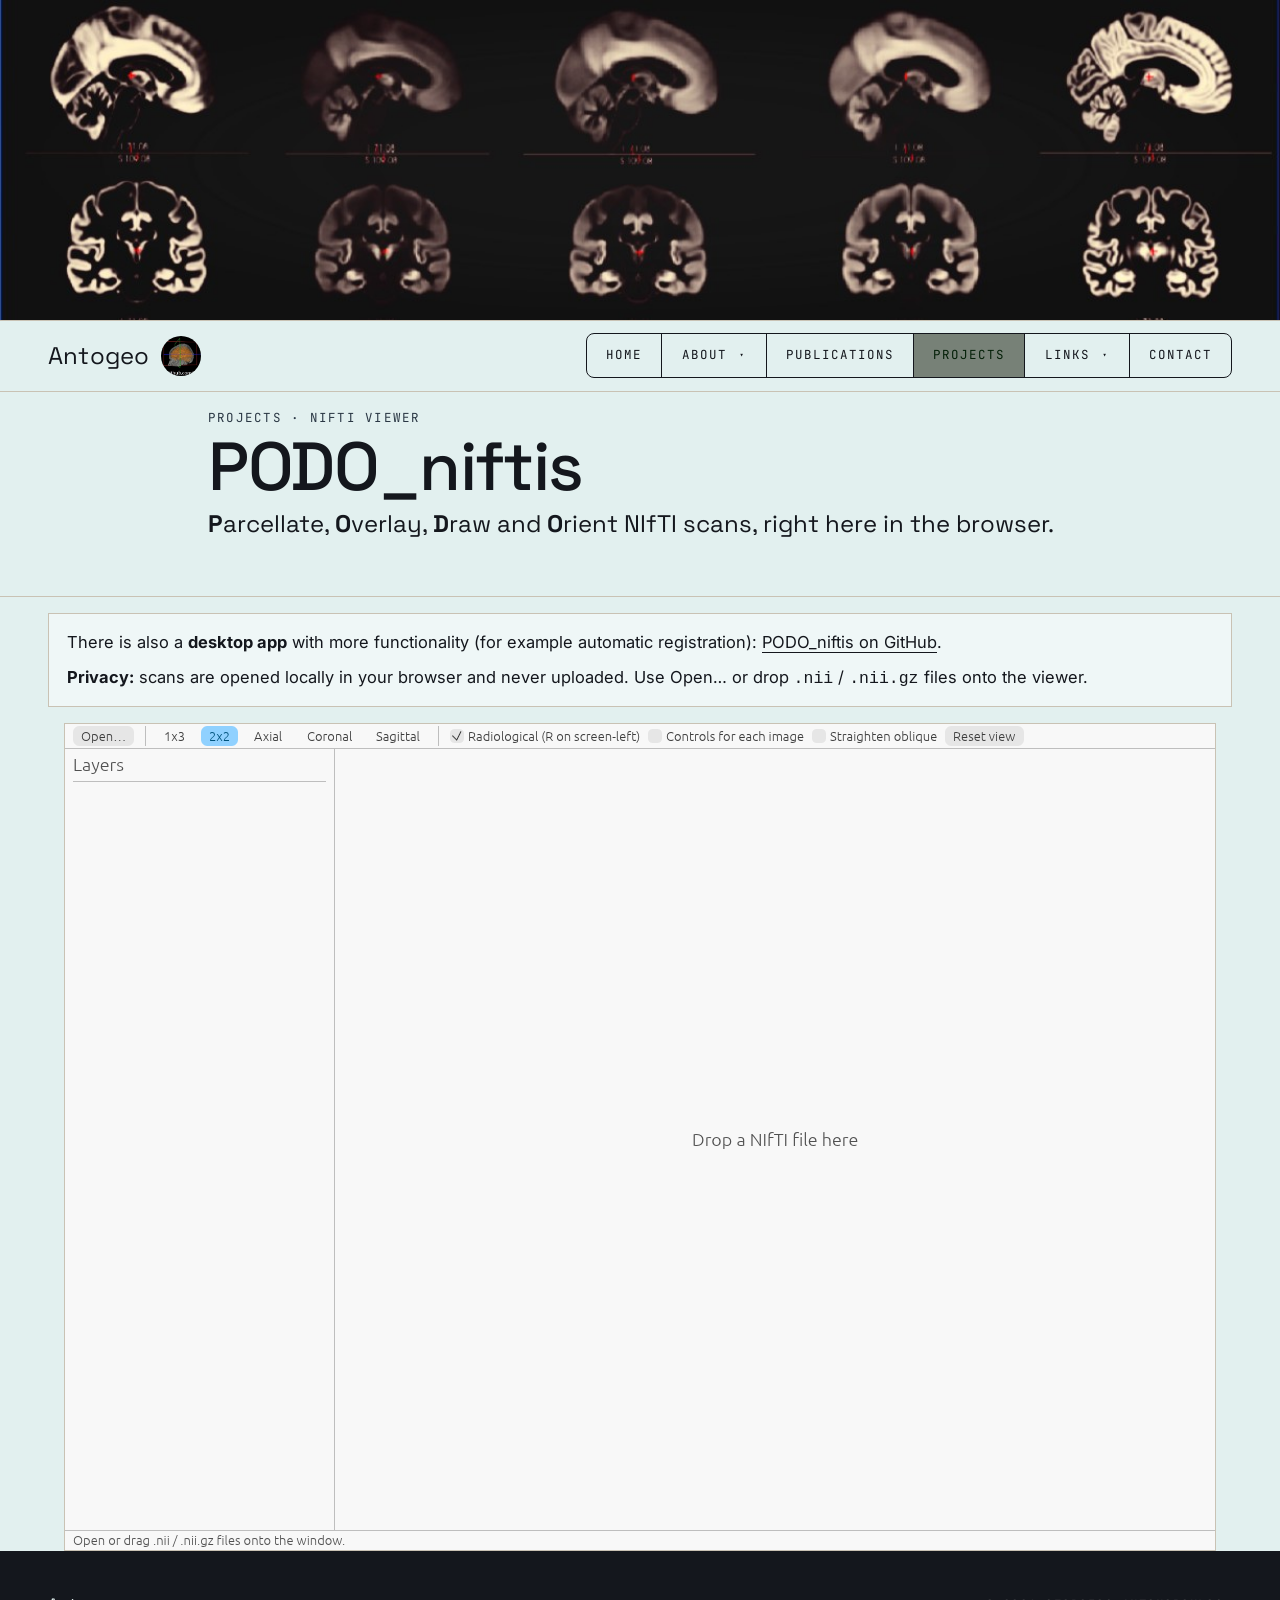
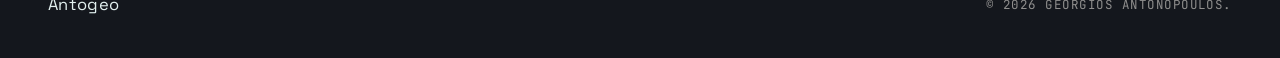
<file: projects/nifti_viewer/index.html>
<!DOCTYPE html>
<html lang="en">
<head>
    <meta charset="UTF-8">
    <meta name="viewport" content="width=device-width, initial-scale=1.0">
    <meta name="description" content="PODO_niftis: a NIfTI viewer in the browser. Scans are opened locally and never uploaded.">
    <title>PODO_niftis | Antogeo</title>
    <!-- This page is meant to be deployed at antogeo.github.io/projects/nifti_viewer/, so the
         site header, CSS and JS are referenced relative to that location (../../). Under
         `trunk serve` those files don't exist and the page shows unstyled; the viewer still works. -->
    <link rel="stylesheet" href="../../css/style.css">
    <link href="https://fonts.googleapis.com/css2?family=Inter:wght@300;400;500;600&family=JetBrains+Mono:wght@400;500&family=Space+Grotesk:wght@400;500;600;700&display=swap" rel="stylesheet">
    
<script type="module">
import init, * as bindings from '/projects/nifti_viewer/podo_niftis_web-8c1484c0f873d731.js';

const wasm = await init({ module_or_path: '/projects/nifti_viewer/podo_niftis_web-1fa569bb77d6c41a_bg.wasm' });


window.wasmBindings = bindings;


dispatchEvent(new CustomEvent("TrunkApplicationStarted", {detail: {wasm}}));

</script>
    <style>
        .nv-viewer { padding: 1rem 0 0; }
        /* 90% wide (5% empty space each side) and as tall as the window minus the pinned header (set exactly by the script below). */
        .nv-box {
            position: relative;
            width: 90%;
            margin: 0 auto;
            height: calc(100vh - 80px);
            min-height: 420px;
            background: #1b1b1b;
            border: 1px solid var(--tone-rule, #ccc);
            overflow: hidden;
        }
        .nv-box canvas { width: 100%; height: 100%; display: block; }
        #loading_text { position: absolute; top: 50%; left: 50%; transform: translate(-50%, -50%); color: #ccc; }
        .nv-note {
            margin: 0 0 1rem;
            padding: 0.9rem 1.1rem;
            border: 1px solid var(--tone-rule, #ccc);
            background: rgba(255, 255, 255, 0.45);
        }
        .nv-note p { margin: 0; max-width: none; }
        .nv-note a { border-bottom: 1px solid currentColor; }
        .nv-note a:hover { color: var(--tone-mark); }
        .nv-note p + p { margin-top: 0.5rem; }
    </style>
<link rel="modulepreload" href="/projects/nifti_viewer/podo_niftis_web-8c1484c0f873d731.js" crossorigin="anonymous" integrity="sha384-1Z2kOYd4JisoiLjtT47nOYsQB/zhSGHFhRVMJ81aUzQBGL0QP+viBlHdfhgeHYxk"><link rel="preload" href="/projects/nifti_viewer/podo_niftis_web-1fa569bb77d6c41a_bg.wasm" crossorigin="anonymous" integrity="sha384-qML8LNoJbOTkZVbGEjSmpIJ9g/dfH3OdY24XH5Yxekavq4Xv0+ZeiEC489a3t2nQ" as="fetch" type="application/wasm"></head>
<body>

    <div class="page-banner">
        <img src="../../img/header.jpeg" alt="">
    </div>

    <header class="masthead is-pinned" id="masthead">
        <div class="wrap masthead__inner">
            <div class="wordmark-group">
                <a href="../../index.html" class="wordmark">Antogeo</a>
                <a href="https://github.com/antogeo" class="wordmark__logo-link" target="_blank" rel="noopener" aria-label="GitHub: antogeo"><img src="../../img/3d_link_30pc.jpg" alt="" class="wordmark__logo"></a>
            </div>
            <nav class="primary-nav" id="primaryNav" aria-label="Primary">
                <button class="primary-nav__close" id="navClose" aria-label="Close menu">&times;</button>
                <ol>
                    <li><a href="../../index.html">Home</a></li>
                    <li class="has-submenu">
                        <a href="../../more.html">About <span class="caret">&#9662;</span></a>
                        <ul class="submenu">
                            <li><a href="../../more.html">About me</a></li>
                            <li><a href="../../education.html">Education</a></li>
                            <li><a href="../../research.html">Research &amp; Experience</a></li>
                            <li><a href="../../previous_experience.html">Previous Experience</a></li>
                        </ul>
                    </li>
                    <li><a href="../../publications.html">Publications</a></li>
                    <li><a href="../../projects.html" class="is-current">Projects</a></li>
                    <li class="has-submenu">
                        <a href="../../links.html">Links <span class="caret">&#9662;</span></a>
                        <ul class="submenu">
                            <li><a href="../../links.html">Selected Links</a></li>
                            <li><a href="../../interesting_link.html">Interesting Link</a></li>
                        </ul>
                    </li>
                    <li><a href="../../contact.html">Contact</a></li>
                </ol>
            </nav>
            <button class="menu-trigger" id="menuTrigger" aria-label="Open menu">
                <span></span><span></span>
            </button>
        </div>
    </header>

    <section class="page-header">
        <div class="wrap page-header__inner">
            <p class="kicker"><a href="../../projects.html">Projects</a> &middot; NIfTI viewer</p>
            <h1>PODO_niftis</h1>
            <p class="standfirst"><strong>P</strong>arcellate, <strong>O</strong>verlay, <strong>D</strong>raw and <strong>O</strong>rient NIfTI scans, right here in the browser.</p>
        </div>
    </section>

    <section class="nv-viewer">
        <div class="wrap">
            <div class="nv-note">
                <p>There is also a <strong>desktop app</strong> with more functionality (for example automatic registration): <a href="https://github.com/antogeo/PODO_niftis" target="_blank" rel="noopener">PODO_niftis on GitHub</a>.</p>
                <p><strong>Privacy:</strong> scans are opened locally in your browser and never uploaded. Use Open&hellip; or drop <code>.nii</code> / <code>.nii.gz</code> files onto the viewer.</p>
            </div>
        </div>
        <div class="nv-box" id="nvBox">
            <canvas id="the_canvas_id"></canvas>
            <div id="loading_text">Loading PODO_niftis&hellip;</div>
        </div>
    </section>

    <footer class="colophon">
        <div class="wrap colophon__inner">
            <p class="colophon__mark">Antogeo</p>
            <p class="colophon__line">&copy; <span id="year"></span> Georgios Antonopoulos.</p>
        </div>
    </footer>

    <script>
        // Size the viewer to the window below the pinned header, and keep it that way on resize.
        (function () {
            var box = document.getElementById('nvBox'), head = document.getElementById('masthead');
            function fit() { box.style.height = Math.max(420, window.innerHeight - head.offsetHeight) + 'px'; }
            fit();
            window.addEventListener('resize', fit);
        })();
    </script>
    <script src="../../js/main.js"></script>
    <script data-goatcounter="https://antogeo.goatcounter.com/count"
            async src="//gc.zgo.at/count.js"></script>
</body>
</html>
</file>
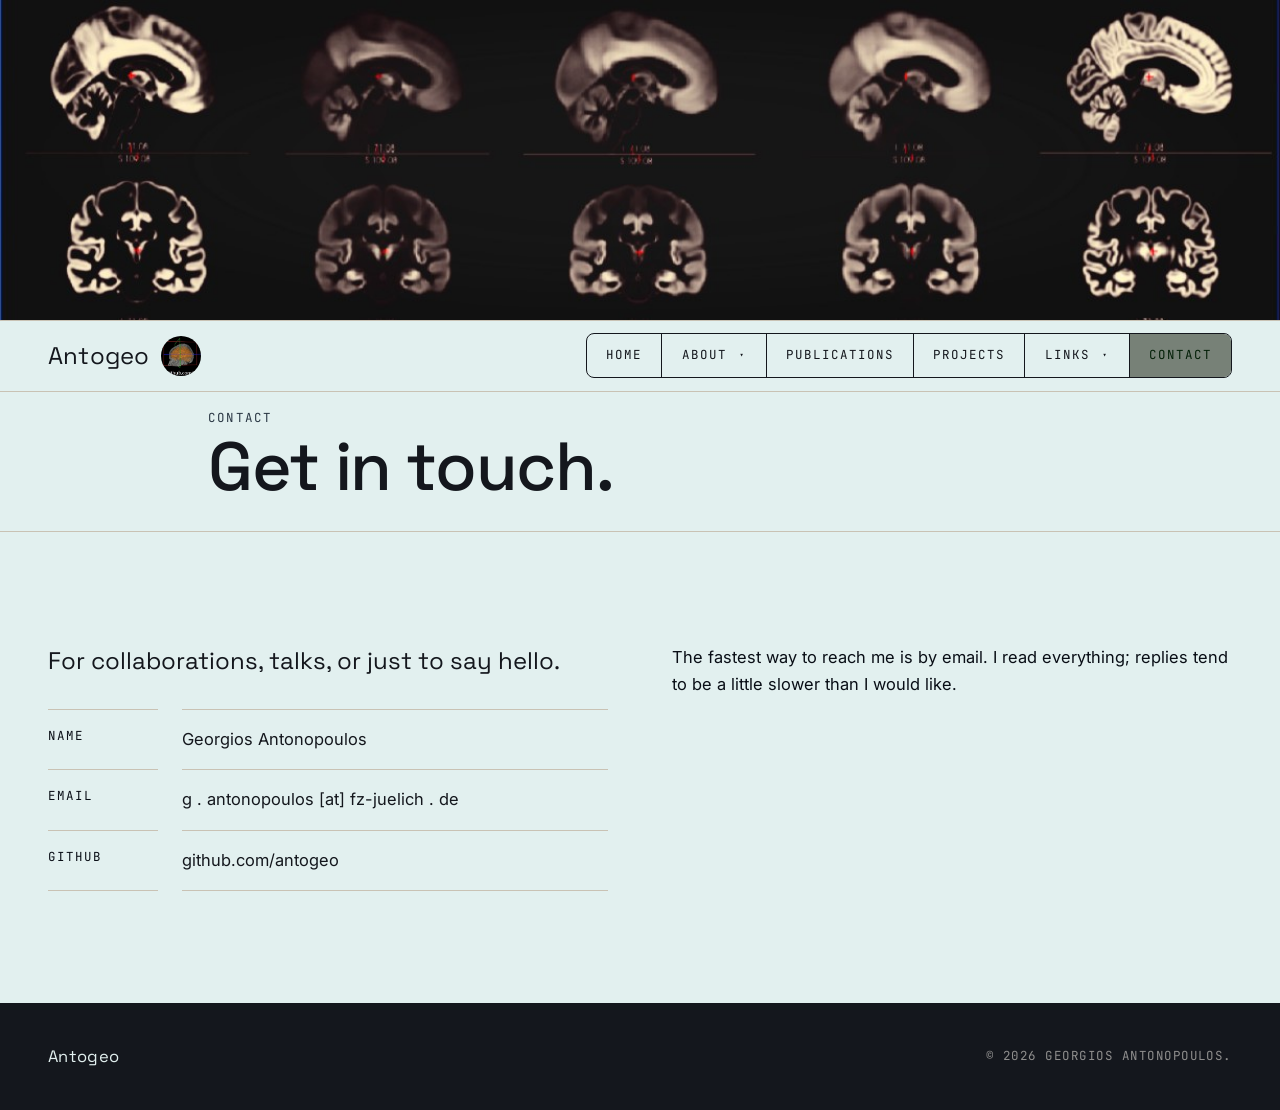
<file: contact.html>
<!DOCTYPE html>
<html lang="en">
<head>
    <meta charset="UTF-8">
    <meta name="viewport" content="width=device-width, initial-scale=1.0">
    <meta name="description" content="Contact Georgios Antonopoulos.">
    <title>Contact | Antogeo</title>
    <link rel="stylesheet" href="css/style.css">
    <link href="https://fonts.googleapis.com/css2?family=Inter:wght@300;400;500;600&family=JetBrains+Mono:wght@400;500&family=Space+Grotesk:wght@400;500;600;700&display=swap" rel="stylesheet">
</head>
<body>

    <div class="page-banner">
        <img src="img/header.jpeg" alt="">
    </div>

    <header class="masthead is-pinned" id="masthead">
        <div class="wrap masthead__inner">
            <div class="wordmark-group">
                <a href="index.html" class="wordmark">Antogeo</a>
                <a href="https://github.com/antogeo" class="wordmark__logo-link" target="_blank" rel="noopener" aria-label="GitHub: antogeo"><img src="img/3d_link_30pc.jpg" alt="" class="wordmark__logo"></a>
            </div>
            <nav class="primary-nav" id="primaryNav" aria-label="Primary">
                <button class="primary-nav__close" id="navClose" aria-label="Close menu">&times;</button>
                <ol>
                    <li><a href="index.html">Home</a></li>
                    <li class="has-submenu">
                        <a href="more.html">About <span class="caret">&#9662;</span></a>
                        <ul class="submenu">
                            <li><a href="more.html">About me</a></li>
                            <li><a href="education.html">Education</a></li>
                            <li><a href="research.html">Research &amp; Experience</a></li>
                            <li><a href="previous_experience.html">Previous Experience</a></li>
                        </ul>
                    </li>
                    <li><a href="publications.html">Publications</a></li>
                    <li><a href="projects.html">Projects</a></li>
                    <li class="has-submenu">
                        <a href="links.html">Links <span class="caret">&#9662;</span></a>
                        <ul class="submenu">
                            <li><a href="links.html">Selected Links</a></li>
                            <li><a href="interesting_link.html">Interesting Link</a></li>
                        </ul>
                    </li>
                    <li><a href="contact.html" class="is-current">Contact</a></li>
                </ol>
            </nav>
            <button class="menu-trigger" id="menuTrigger" aria-label="Open menu">
                <span></span><span></span>
            </button>
        </div>
    </header>

    <section class="page-header">
        <div class="wrap page-header__inner">
            <p class="kicker">Contact</p>
            <h1>Get in touch.</h1>
        </div>
    </section>

    <section class="block">
        <div class="wrap">
            <div class="enquiry">
                <aside class="enquiry__details">
                    <p class="standfirst">For collaborations, talks, or just to say hello.</p>
                    <dl class="dossier">
                        <dt>Name</dt><dd>Georgios Antonopoulos</dd>
                        <dt>Email</dt><dd>g . antonopoulos [at] fz-juelich . de</dd>
                        <dt>GitHub</dt><dd><a href="https://github.com/antogeo">github.com/antogeo</a></dd>
                    </dl>
                </aside>
                <div class="prose">
                    <p>The fastest way to reach me is by email. I read everything; replies tend to be a little slower than I would like.</p>
                </div>
            </div>
        </div>
    </section>

    <footer class="colophon">
        <div class="wrap colophon__inner">
            <p class="colophon__mark">Antogeo</p>
            <p class="colophon__line">&copy; <span id="year"></span> Georgios Antonopoulos.</p>
        </div>
    </footer>

    <script src="js/main.js"></script>
    <script data-goatcounter="https://antogeo.goatcounter.com/count"
            async src="//gc.zgo.at/count.js"></script>
</body>
</html>
</file>
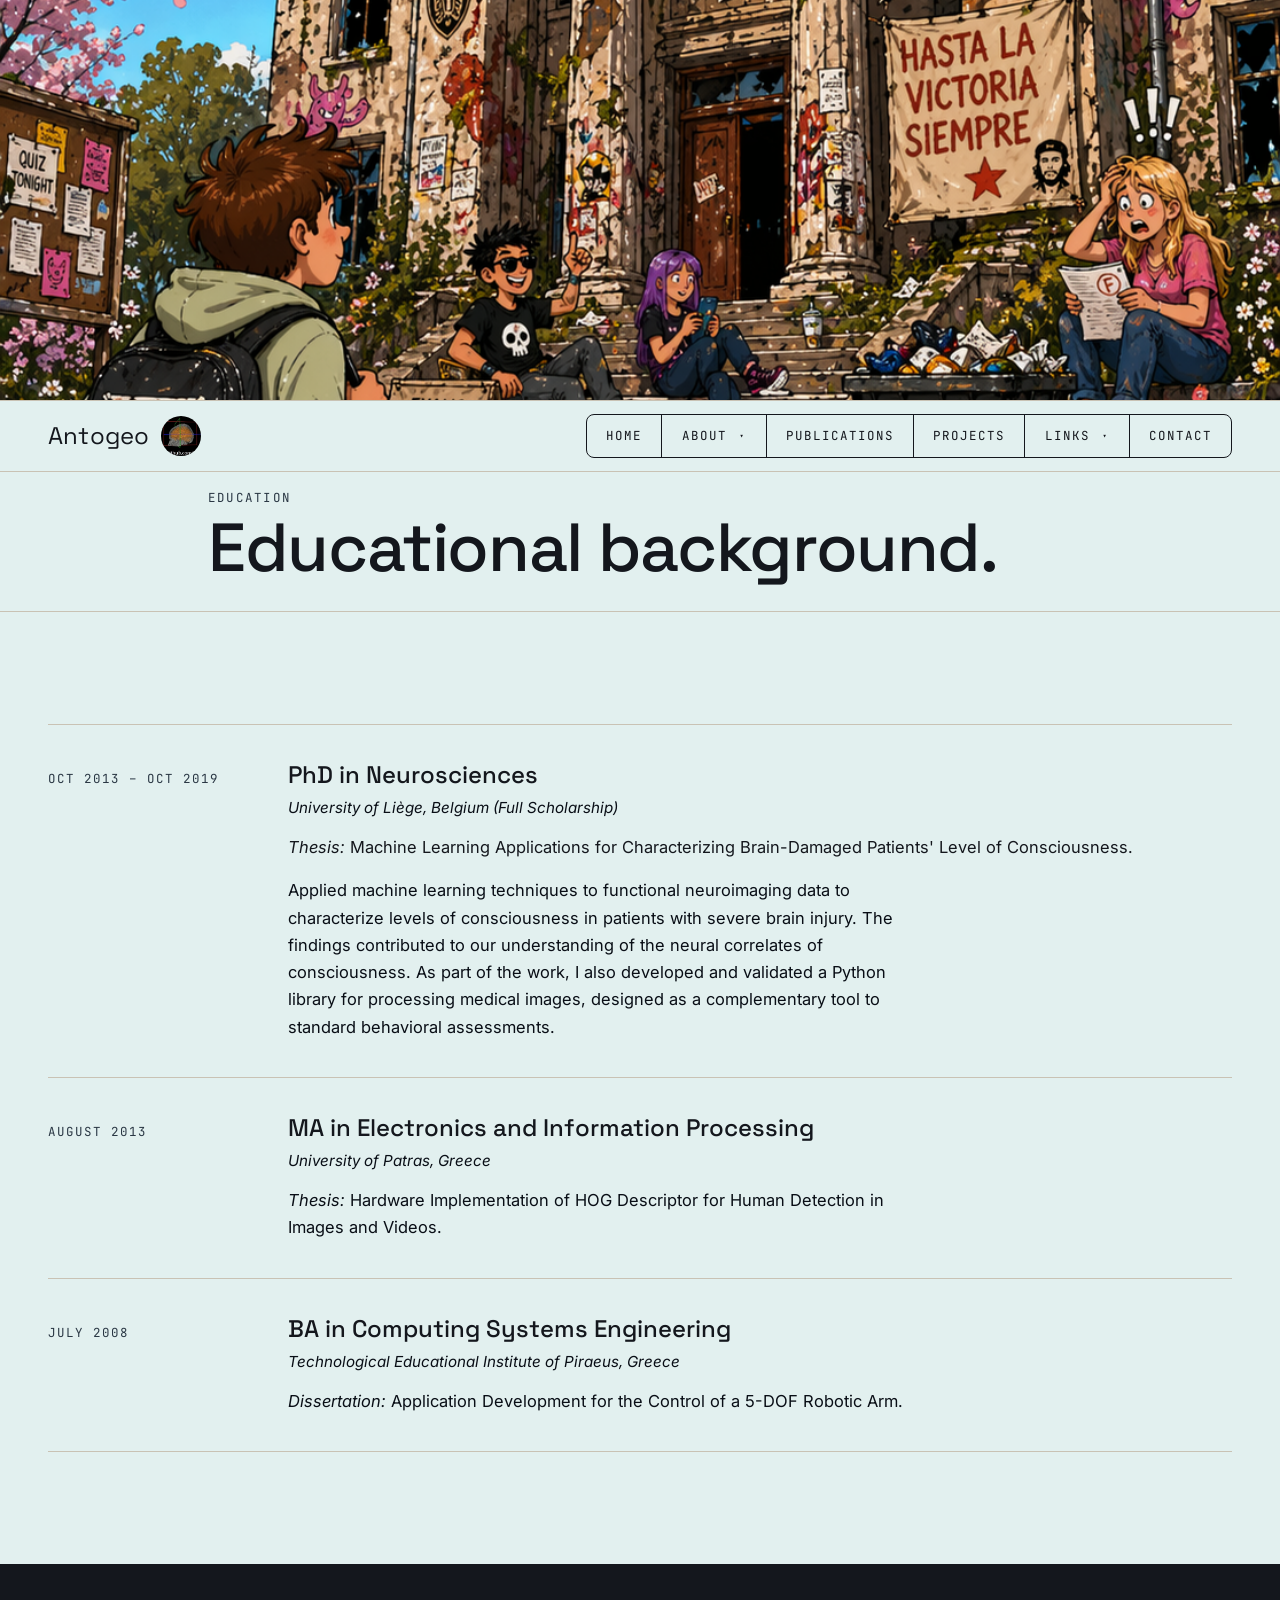
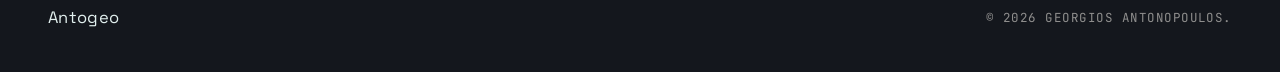
<file: education.html>
<!DOCTYPE html>
<html lang="en">
<head>
    <meta charset="UTF-8">
    <meta name="viewport" content="width=device-width, initial-scale=1.0">
    <meta name="description" content="Educational background of Georgios Antonopoulos.">
    <title>Education | Antogeo</title>
    <link rel="stylesheet" href="css/style.css">
    <link href="https://fonts.googleapis.com/css2?family=Inter:wght@300;400;500;600&family=JetBrains+Mono:wght@400;500&family=Space+Grotesk:wght@400;500;600;700&display=swap" rel="stylesheet">
</head>
<body>

    <div class="page-banner">
        <img src="img/education.png" alt="">
    </div>

    <header class="masthead is-pinned" id="masthead">
        <div class="wrap masthead__inner">
            <div class="wordmark-group">
                <a href="index.html" class="wordmark">Antogeo</a>
                <a href="https://github.com/antogeo" class="wordmark__logo-link" target="_blank" rel="noopener" aria-label="GitHub: antogeo"><img src="img/3d_link_30pc.jpg" alt="" class="wordmark__logo"></a>
            </div>
            <nav class="primary-nav" id="primaryNav" aria-label="Primary">
                <button class="primary-nav__close" id="navClose" aria-label="Close menu">&times;</button>
                <ol>
                    <li><a href="index.html">Home</a></li>
                    <li class="has-submenu">
                        <a href="more.html">About <span class="caret">&#9662;</span></a>
                        <ul class="submenu">
                            <li><a href="more.html">About me</a></li>
                            <li><a href="education.html" class="is-current">Education</a></li>
                            <li><a href="research.html">Research &amp; Experience</a></li>
                            <li><a href="previous_experience.html">Previous Experience</a></li>
                        </ul>
                    </li>
                    <li><a href="publications.html">Publications</a></li>
                    <li><a href="projects.html">Projects</a></li>
                    <li class="has-submenu">
                        <a href="links.html">Links <span class="caret">&#9662;</span></a>
                        <ul class="submenu">
                            <li><a href="links.html">Selected Links</a></li>
                            <li><a href="interesting_link.html">Interesting Link</a></li>
                        </ul>
                    </li>
                    <li><a href="contact.html">Contact</a></li>
                </ol>
            </nav>
            <button class="menu-trigger" id="menuTrigger" aria-label="Open menu">
                <span></span><span></span>
            </button>
        </div>
    </header>

    <section class="page-header">
        <div class="wrap page-header__inner">
            <p class="kicker">Education</p>
            <h1>Educational background.</h1>
        </div>
    </section>

    <section class="block">
        <div class="wrap">
            <ol class="timeline">
                <li class="timeline__item">
                    <div class="timeline__when">Oct 2013 &ndash; Oct 2019</div>
                    <div class="timeline__what">
                        <h3>PhD in Neurosciences</h3>
                        <p class="timeline__where">University of Li&egrave;ge, Belgium (Full Scholarship)</p>
                        <p><em>Thesis:</em> Machine Learning Applications for Characterizing Brain-Damaged Patients' Level of Consciousness. <a href="https://orbi.uliege.be/bitstream/2268/249874/1/Thesis_Antonopoulos.pdf" class="wordmark__logo-link" target="_blank" rel="noopener" aria-label="Gthesis link"></a></p>
                        <p>Applied machine learning techniques to functional neuroimaging data to characterize levels of consciousness in patients with severe brain injury. 
                            The findings contributed to our understanding of the neural correlates of consciousness. 
                            As part of the work, I also developed and validated a Python library for processing medical images, designed as a complementary tool to standard behavioral assessments.</p>
                    </div>
                </li>
                <li class="timeline__item">
                    <div class="timeline__when">August 2013</div>
                    <div class="timeline__what">
                        <h3>MA in Electronics and Information Processing</h3>
                        <p class="timeline__where">University of Patras, Greece</p>
                        <p><em>Thesis:</em> Hardware Implementation of HOG Descriptor for Human Detection in Images and Videos.</p>
                    </div>
                </li>
                <li class="timeline__item">
                    <div class="timeline__when">July 2008</div>
                    <div class="timeline__what">
                        <h3>BA in Computing Systems Engineering</h3>
                        <p class="timeline__where">Technological Educational Institute of Piraeus, Greece</p>
                        <p><em>Dissertation:</em> Application Development for the Control of a 5-DOF Robotic Arm.</p>
                    </div>
                </li>
            </ol>
        </div>
    </section>

    <footer class="colophon">
        <div class="wrap colophon__inner">
            <p class="colophon__mark">Antogeo</p>
            <p class="colophon__line">&copy; <span id="year"></span> Georgios Antonopoulos.</p>
        </div>
    </footer>

    <script src="js/main.js"></script>
    <script data-goatcounter="https://antogeo.goatcounter.com/count"
            async src="//gc.zgo.at/count.js"></script>
</body>
</html>
</file>
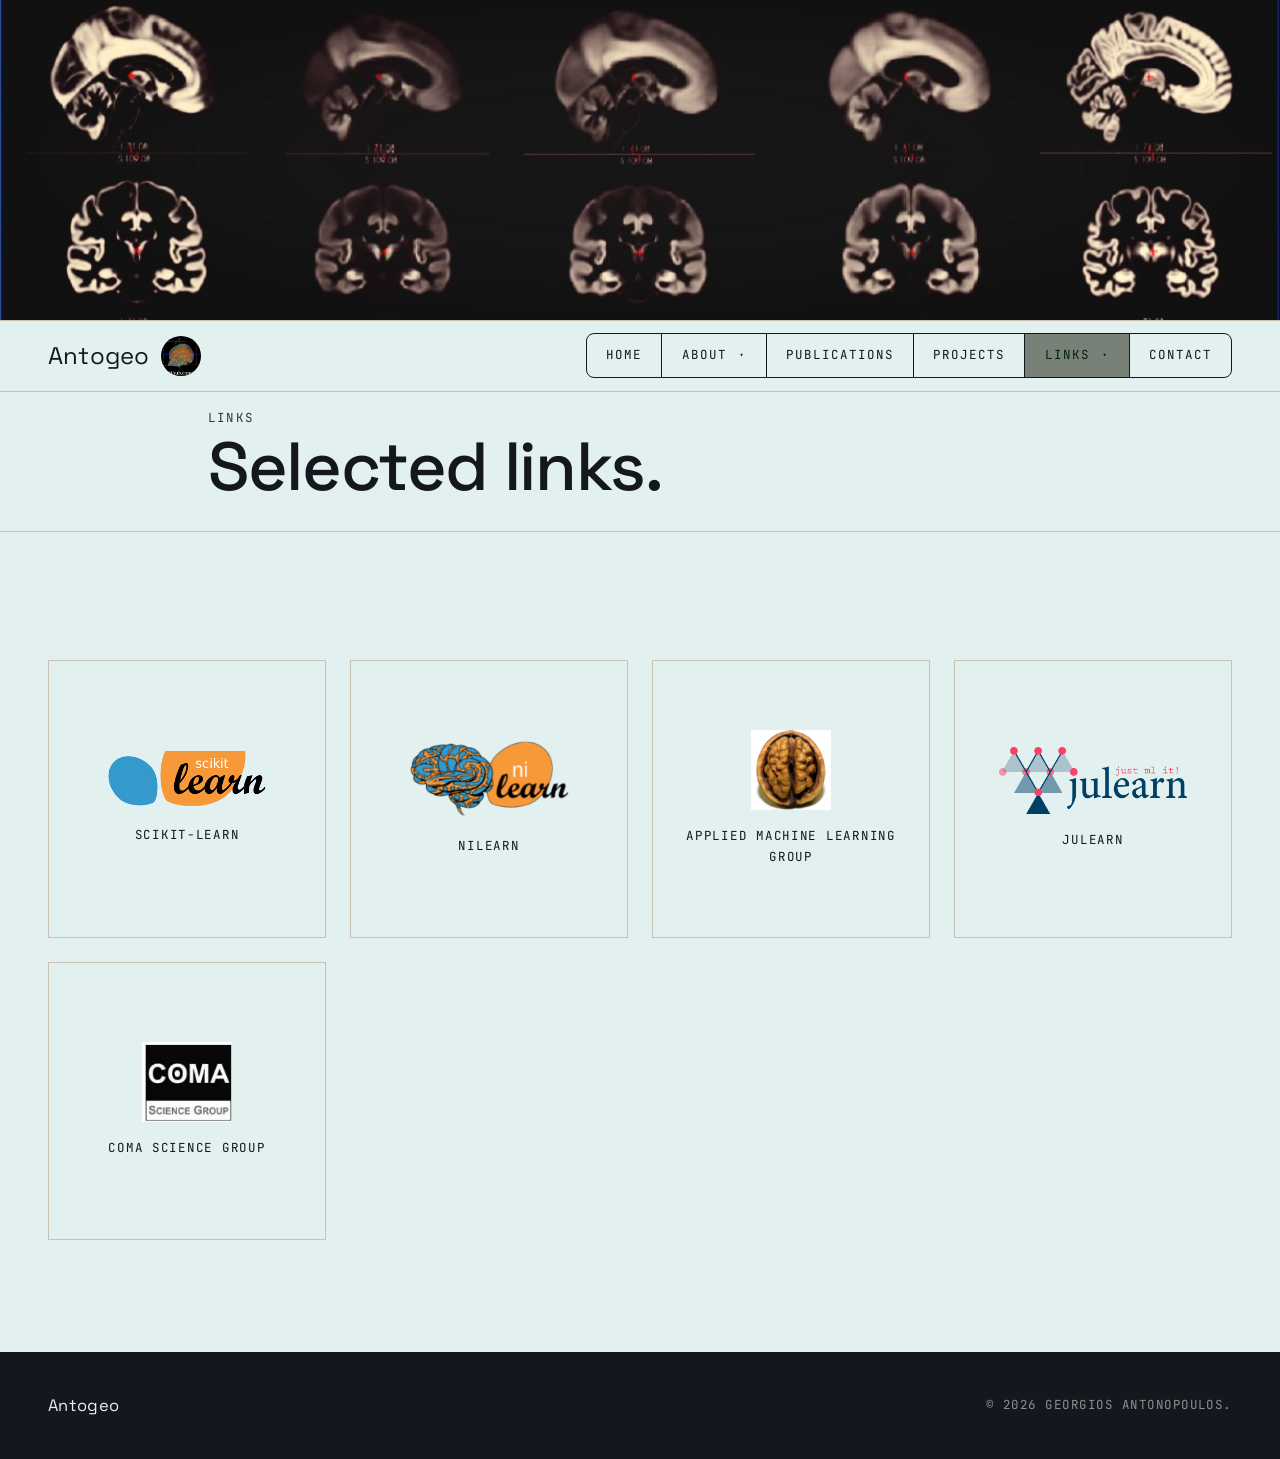
<file: links.html>
<!DOCTYPE html>
<html lang="en">
<head>
    <meta charset="UTF-8">
    <meta name="viewport" content="width=device-width, initial-scale=1.0">
    <meta name="description" content="Selected links: tools, groups, and references.">
    <title>Links | Antogeo</title>
    <link rel="stylesheet" href="css/style.css">
    <link href="https://fonts.googleapis.com/css2?family=Inter:wght@300;400;500;600&family=JetBrains+Mono:wght@400;500&family=Space+Grotesk:wght@400;500;600;700&display=swap" rel="stylesheet">
</head>
<body>

    <div class="page-banner">
        <img src="img/header.jpeg" alt="">
    </div>

    <header class="masthead is-pinned" id="masthead">
        <div class="wrap masthead__inner">
            <div class="wordmark-group">
                <a href="index.html" class="wordmark">Antogeo</a>
                <a href="https://github.com/antogeo" class="wordmark__logo-link" target="_blank" rel="noopener" aria-label="GitHub: antogeo"><img src="img/3d_link_30pc.jpg" alt="" class="wordmark__logo"></a>
            </div>
            <nav class="primary-nav" id="primaryNav" aria-label="Primary">
                <button class="primary-nav__close" id="navClose" aria-label="Close menu">&times;</button>
                <ol>
                    <li><a href="index.html">Home</a></li>
                    <li class="has-submenu">
                        <a href="more.html">About <span class="caret">&#9662;</span></a>
                        <ul class="submenu">
                            <li><a href="more.html">About me</a></li>
                            <li><a href="education.html">Education</a></li>
                            <li><a href="research.html">Research &amp; Experience</a></li>
                            <li><a href="previous_experience.html">Previous Experience</a></li>
                        </ul>
                    </li>
                    <li><a href="publications.html">Publications</a></li>
                    <li><a href="projects.html">Projects</a></li>
                    <li class="has-submenu">
                        <a href="links.html" class="is-current">Links <span class="caret">&#9662;</span></a>
                        <ul class="submenu">
                            <li><a href="links.html">Neuroimaging links</a></li>
                            <li><a href="interesting_link.html">Interesting links</a></li>
                        </ul>
                    </li>
                    <li><a href="contact.html">Contact</a></li>
                </ol>
            </nav>
            <button class="menu-trigger" id="menuTrigger" aria-label="Open menu">
                <span></span><span></span>
            </button>
        </div>
    </header>

    <section class="page-header">
        <div class="wrap page-header__inner">
            <p class="kicker">Links</p>
            <h1>Selected links.</h1>
        </div>
    </section>

    <section class="block">
        <div class="wrap">
            <div class="links-grid">
                <a class="links-card" href="http://scikit-learn.org/stable/">
                    <img src="img/scikit-learn-logo-small.png" alt="scikit-learn">
                    <span>scikit&dash;learn</span>
                </a>
                <a class="links-card" href="http://nilearn.github.io">
                    <img src="img/nilearn-logo.png" alt="Nilearn">
                    <span>Nilearn</span>
                </a>
                <a class="links-card" href="https://www.fz-juelich.de/en/inm/inm-7/research-groups/applied-machine-learning-aml">
                    <img src="img/juaml.png" alt="Applied Machine Learning Group">
                    <span>Applied Machine Learning Group</span>
                </a>
                <a class="links-card" href="https://juaml.github.io/julearn/main/index.html">
                    <img src="img/julearn_logo_it.png" alt="julearn">
                    <span>julearn</span>
                </a>
                <a class="links-card" href="http://www.coma.ulg.ac.be/">
                    <img src="img/coma.jpg" alt="Coma Science Group">
                    <span>Coma Science Group</span>
                </a>

            </div>
        </div>
    </section>

    <footer class="colophon">
        <div class="wrap colophon__inner">
            <p class="colophon__mark">Antogeo</p>
            <p class="colophon__line">&copy; <span id="year"></span> Georgios Antonopoulos.</p>
        </div>
    </footer>

    <script src="js/main.js"></script>
    <script data-goatcounter="https://antogeo.goatcounter.com/count"
            async src="//gc.zgo.at/count.js"></script>
</body>
</html>
</file>
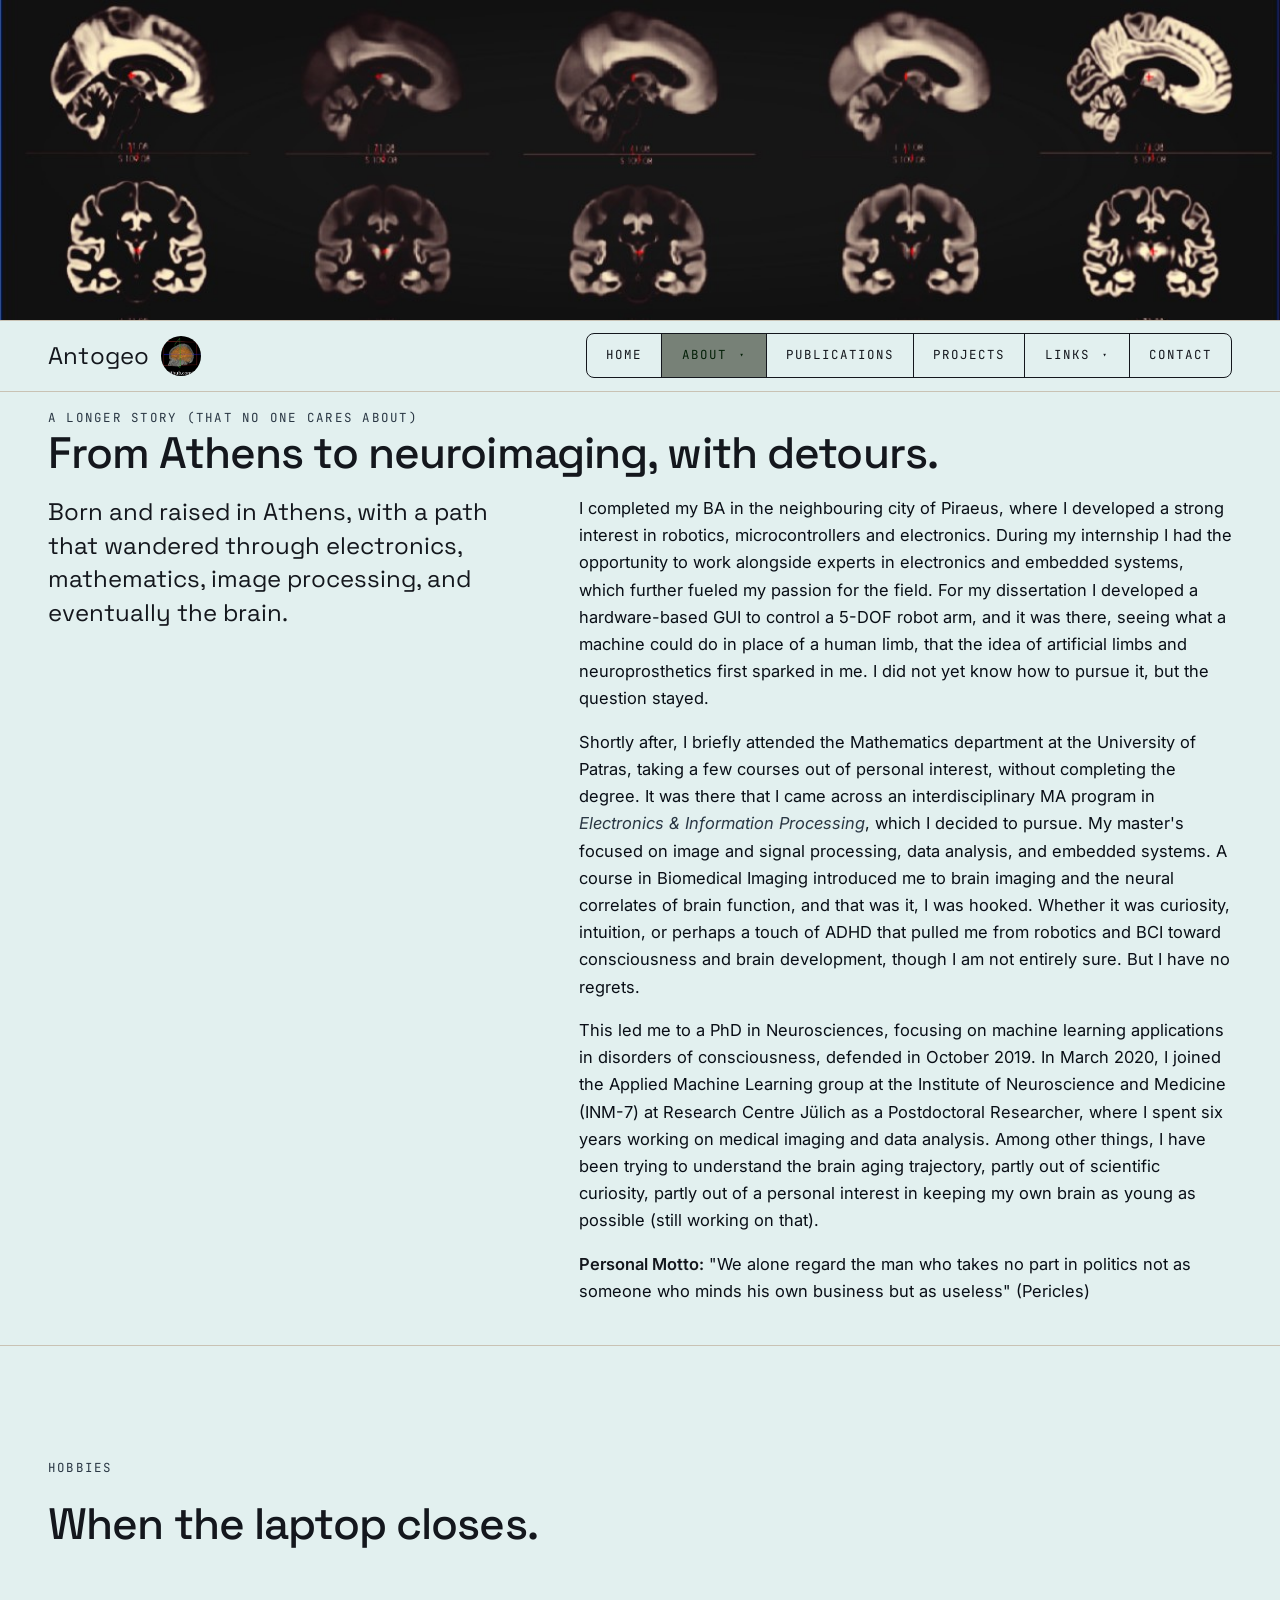
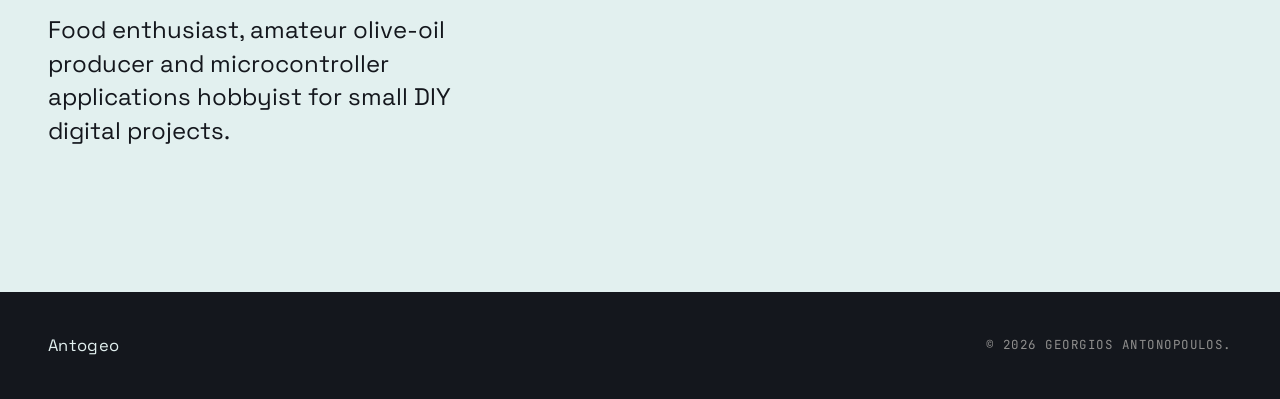
<file: more.html>
<!DOCTYPE html>
<html lang="en">
<head>
    <meta charset="UTF-8">
    <meta name="viewport" content="width=device-width, initial-scale=1.0">
    <meta name="description" content="About Georgios Antonopoulos: a longer story.">
    <title>About | Antogeo</title>
    <link rel="stylesheet" href="css/style.css">
    <link href="https://fonts.googleapis.com/css2?family=Inter:wght@300;400;500;600&family=JetBrains+Mono:wght@400;500&family=Space+Grotesk:wght@400;500;600;700&display=swap" rel="stylesheet">
</head>
<body>

    <div class="page-banner">
        <img src="img/header.jpeg" alt="">
    </div>

    <header class="masthead is-pinned" id="masthead">
        <div class="wrap masthead__inner">
            <div class="wordmark-group">
                <a href="index.html" class="wordmark">Antogeo</a>
                <a href="https://github.com/antogeo" class="wordmark__logo-link" target="_blank" rel="noopener" aria-label="GitHub: antogeo"><img src="img/3d_link_30pc.jpg" alt="" class="wordmark__logo"></a>
            </div>
            <nav class="primary-nav" id="primaryNav" aria-label="Primary">
                <button class="primary-nav__close" id="navClose" aria-label="Close menu">&times;</button>
                <ol>
                    <li><a href="index.html">Home</a></li>
                    <li class="has-submenu">
                        <a href="more.html" class="is-current">About <span class="caret">&#9662;</span></a>
                        <ul class="submenu">
                            <li><a href="more.html">About me</a></li>
                            <li><a href="education.html">Education</a></li>
                            <li><a href="research.html">Research &amp; Experience</a></li>
                            <li><a href="previous_experience.html">Previous Experience</a></li>
                        </ul>
                    </li>
                    <li><a href="publications.html">Publications</a></li>
                    <li><a href="projects.html">Projects</a></li>
                    <li class="has-submenu">
                        <a href="links.html">Links <span class="caret">&#9662;</span></a>
                        <ul class="submenu">
                            <li><a href="links.html">Selected Links</a></li>
                            <li><a href="interesting_link.html">Interesting Link</a></li>
                        </ul>
                    </li>
                    <li><a href="contact.html">Contact</a></li>
                </ol>
            </nav>
            <button class="menu-trigger" id="menuTrigger" aria-label="Open menu">
                <span></span><span></span>
            </button>
        </div>
    </header>

    <section class="page-header">
        <div class="wrap">
            <p class="kicker">A longer story (that no one cares about)</p>
            <h2>From Athens to neuroimaging, with detours.</h2>
            <div class="block__body">
                <p class="standfirst" style="margin-bottom: 0.1rem;">Born and raised in Athens, with a path that wandered through electronics, mathematics, image processing, and eventually the brain.</p>
                <div class="prose">
                    <p>I completed my BA in the neighbouring city of Piraeus, where I developed a strong interest in robotics, microcontrollers and electronics.
                        During my internship I had the opportunity to work alongside experts in electronics and embedded systems, which further fueled my passion
                        for the field. For my dissertation I developed a hardware-based GUI to control a 5-DOF robot arm, and it was there, seeing what a
                        machine could do in place of a human limb, that the idea of artificial limbs and neuroprosthetics first sparked in me. I did not yet know
                        how to pursue it, but the question stayed.</p>
                    <p>Shortly after, I briefly attended the Mathematics department at the University of Patras, taking a few courses out of personal interest,
                        without completing the degree. It was there that I came across an interdisciplinary MA program in <em>Electronics &amp; Information Processing</em>,
                        which I decided to pursue. My master's focused on image and signal processing, data analysis, and embedded systems. A course in Biomedical
                        Imaging introduced me to brain imaging and the neural correlates of brain function, and that was it, I was hooked. Whether it was curiosity,
                        intuition, or perhaps a touch of ADHD that pulled me from robotics and BCI toward consciousness and brain development, though I am not entirely sure.
                        But I have no regrets.</p>
                    <p>This led me to a PhD in Neurosciences, focusing on machine learning applications in disorders of consciousness, defended in October 2019.
                        In March 2020, I joined the Applied Machine Learning group at the Institute of Neuroscience and Medicine (INM-7) at Research Centre J&uuml;lich
                        as a Postdoctoral Researcher, where I spent six years working on medical imaging and data analysis. Among other things, I have been trying to
                        understand the brain aging trajectory, partly out of scientific curiosity, partly out of a personal interest in keeping my own brain as
                        young as possible (still working on that).</p>
                    <p><strong>Personal Motto:</strong> "We alone regard the man who takes no part in politics not as someone who minds his own business but as useless" (Pericles)</p>
                </div>
            </div>
        </div>
    </section>


    <section class="block" id="hobbies">
        <div class="wrap">
            <header class="block__head">
                <p class="kicker">Hobbies</p>
                <h2>When the laptop closes.</h2>
            </header>
            <div class="block__body">
                <p class="standfirst">Food enthusiast, amateur olive-oil producer and microcontroller applications hobbyist for small DIY digital projects.</p>
            </div>
        </div>
    </section>

    <footer class="colophon">
        <div class="wrap colophon__inner">
            <p class="colophon__mark">Antogeo</p>
            <p class="colophon__line">&copy; <span id="year"></span> Georgios Antonopoulos.</p>
        </div>
    </footer>

    <script src="js/main.js"></script>
    <script data-goatcounter="https://antogeo.goatcounter.com/count"
            async src="//gc.zgo.at/count.js"></script>
</body>
</html>
</file>
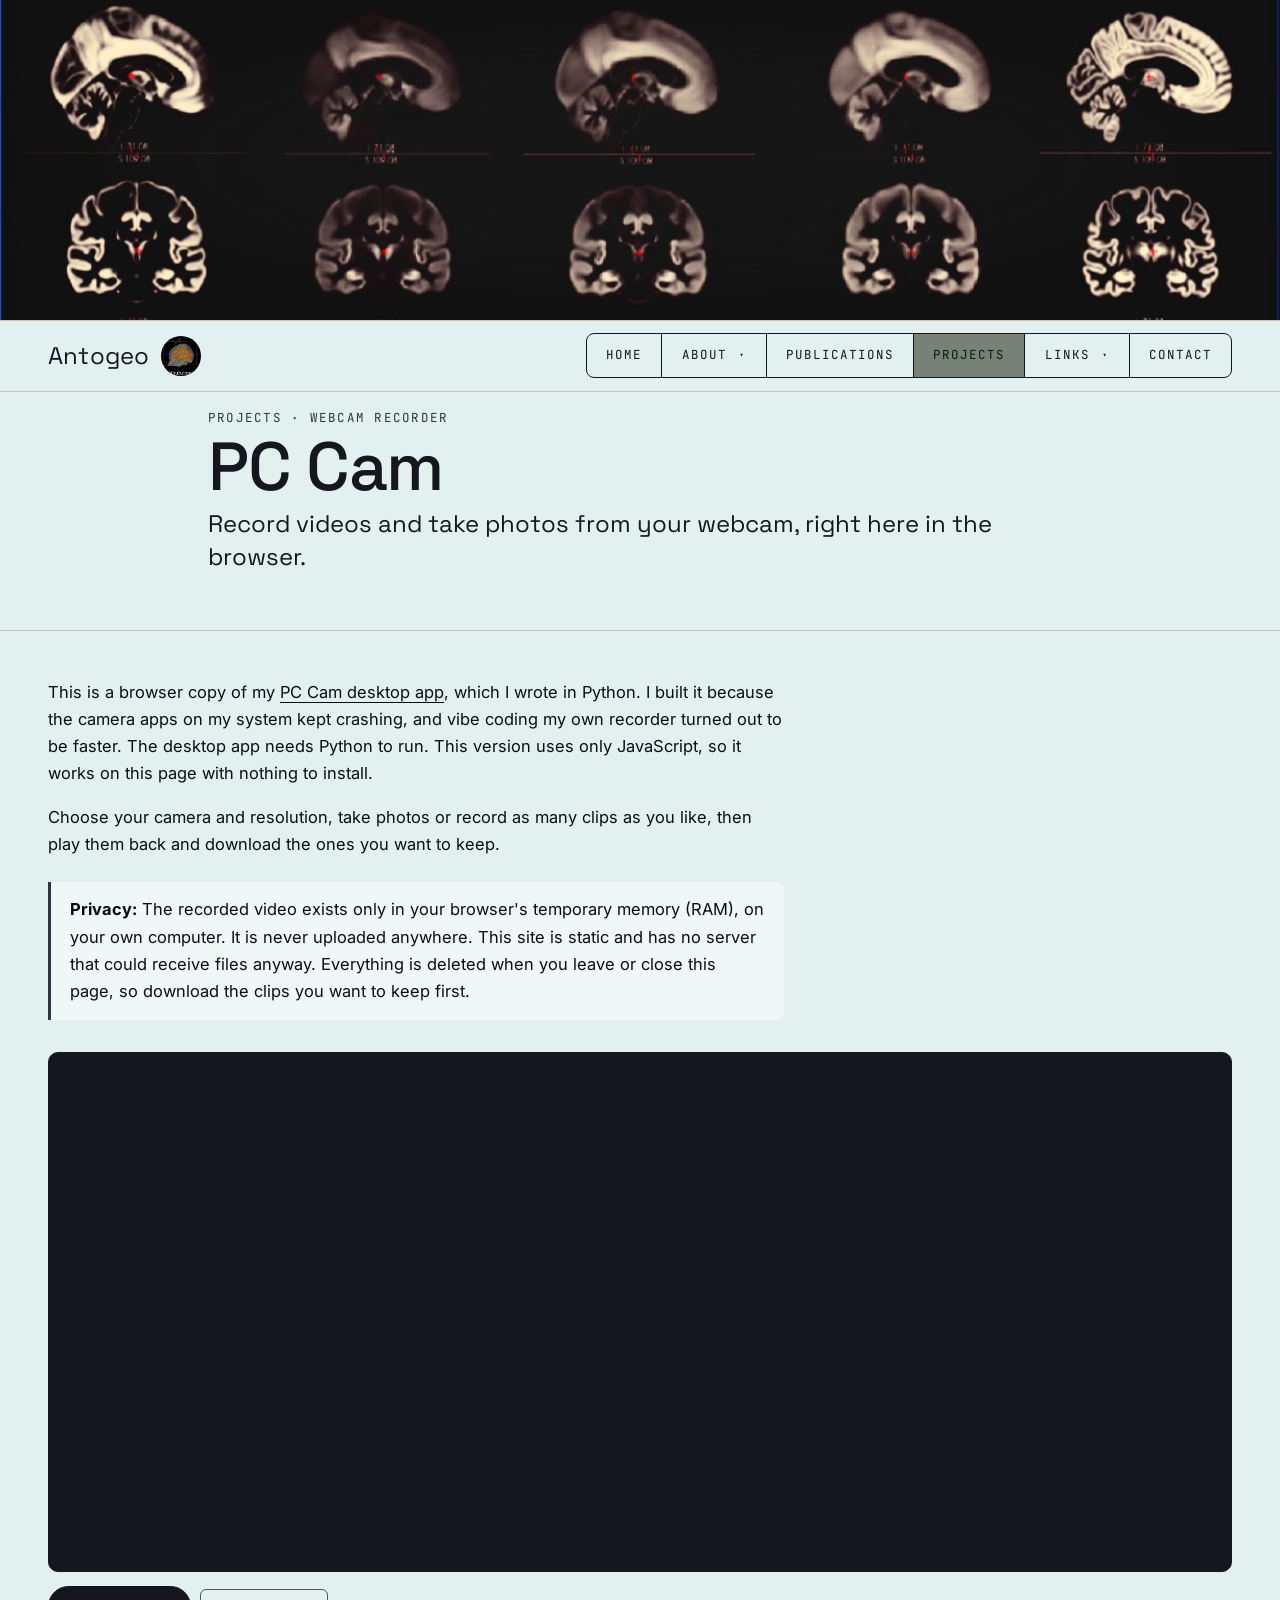
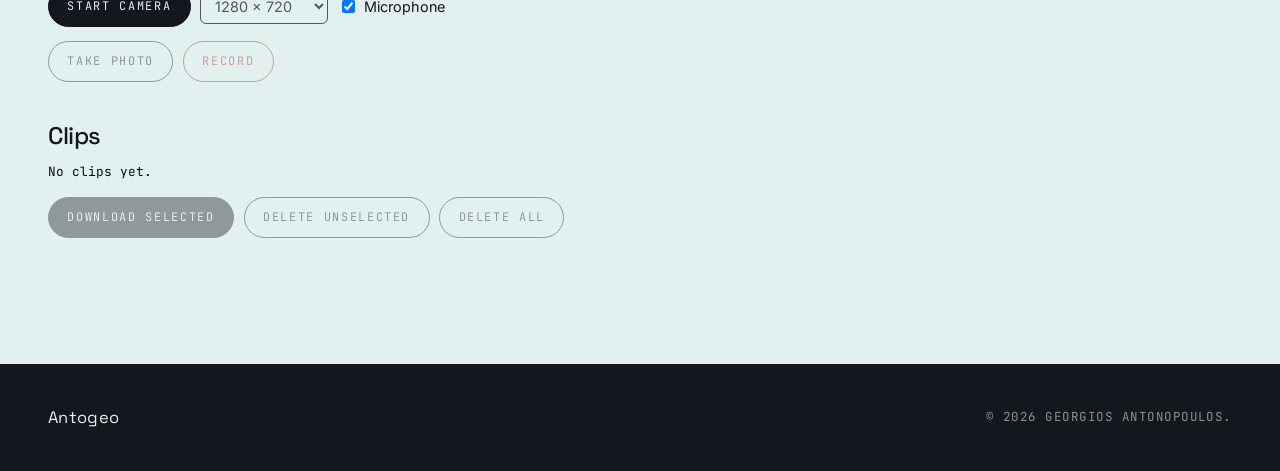
<file: pc_cam.html>
<!DOCTYPE html>
<html lang="en">
<head>
    <meta charset="UTF-8">
    <meta name="viewport" content="width=device-width, initial-scale=1.0">
    <meta name="description" content="PC Cam: record videos and take photos from your webcam in the browser. Nothing is uploaded.">
    <title>PC Cam &mdash; Antogeo</title>
    <link rel="stylesheet" href="css/style.css">
    <link href="https://fonts.googleapis.com/css2?family=Inter:wght@300;400;500;600&family=JetBrains+Mono:wght@400;500&family=Space+Grotesk:wght@400;500;600;700&display=swap" rel="stylesheet">
</head>
<body>

    <div class="page-banner">
        <img src="img/header.jpeg" alt="">
    </div>

    <header class="masthead is-pinned" id="masthead">
        <div class="wrap masthead__inner">
            <div class="wordmark-group">
                <a href="index.html" class="wordmark">Antogeo</a>
                <a href="https://github.com/antogeo" class="wordmark__logo-link" target="_blank" rel="noopener" aria-label="GitHub: antogeo"><img src="img/3d_link_30pc.jpg" alt="" class="wordmark__logo"></a>
            </div>
            <nav class="primary-nav" id="primaryNav" aria-label="Primary">
                <button class="primary-nav__close" id="navClose" aria-label="Close menu">&times;</button>
                <ol>
                    <li><a href="index.html">Home</a></li>
                    <li class="has-submenu">
                        <a href="more.html">About <span class="caret">&#9662;</span></a>
                        <ul class="submenu">
                            <li><a href="more.html">About me</a></li>
                            <li><a href="education.html">Education</a></li>
                            <li><a href="research.html">Research &amp; Experience</a></li>
                            <li><a href="previous_experience.html">Previous Experience</a></li>
                        </ul>
                    </li>
                    <li><a href="publications.html">Publications</a></li>
                    <li><a href="projects.html" class="is-current">Projects</a></li>
                    <li class="has-submenu">
                        <a href="links.html">Links <span class="caret">&#9662;</span></a>
                        <ul class="submenu">
                            <li><a href="links.html">Selected Links</a></li>
                            <li><a href="interesting_link.html">Interesting Link</a></li>
                        </ul>
                    </li>
                    <li><a href="contact.html">Contact</a></li>
                </ol>
            </nav>
            <button class="menu-trigger" id="menuTrigger" aria-label="Open menu">
                <span></span><span></span>
            </button>
        </div>
    </header>

    <section class="page-header">
        <div class="wrap page-header__inner">
            <p class="kicker"><a href="projects.html">Projects</a> &middot; Webcam recorder</p>
            <h1>PC Cam</h1>
            <p class="standfirst">Record videos and take photos from your webcam, right here in the browser.</p>
        </div>
    </section>

    <section class="pccam">
        <div class="wrap">
            <div class="prose pccam__intro">
                <p>This is a browser copy of my <a class="pccam-link" href="https://github.com/antogeo/PC_cam" target="_blank" rel="noopener">PC Cam desktop app</a>, which I wrote in Python. I built it because the camera apps on my system kept crashing, and vibe coding my own recorder turned out to be faster. The desktop app needs Python to run. This version uses only JavaScript, so it works on this page with nothing to install.</p>
                <p>Choose your camera and resolution, take photos or record as many clips as you like, then play them back and download the ones you want to keep.</p>
            </div>

            <div class="pccam-note">
                <p><strong>Privacy:</strong> The recorded video exists only in your browser's temporary memory (RAM), on your own computer. It is never uploaded anywhere. This site is static and has no server that could receive files anyway. Everything is deleted when you leave or close this page, so download the clips you want to keep first.</p>
            </div>

            <div id="pccam">
                <p id="pccam-error" class="pccam-error" hidden></p>
                <video id="pccam-preview" class="pccam-screen" autoplay playsinline muted></video>

                <div class="pccam-controls">
                    <button id="pccam-start" type="button" class="pccam-btn pccam-btn--solid">Start camera</button>
                    <select id="pccam-camera" class="pccam-select" aria-label="Camera" disabled></select>
                    <select id="pccam-resolution" class="pccam-select" aria-label="Resolution" disabled>
                        <option value="640x480">640 &times; 480</option>
                        <option value="1280x720" selected>1280 &times; 720</option>
                        <option value="1920x1080">1920 &times; 1080</option>
                        <option value="3840x2160">3840 &times; 2160</option>
                    </select>
                    <label class="pccam-check"><input id="pccam-audio" type="checkbox" checked> Microphone</label>
                </div>
                <div class="pccam-controls">
                    <button id="pccam-photo" type="button" class="pccam-btn" disabled>Take photo</button>
                    <button id="pccam-record" type="button" class="pccam-btn pccam-btn--rec" disabled>Record</button>
                    <span id="pccam-status" class="pccam-status"></span>
                </div>

                <h2 class="pccam__heading">Clips</h2>
                <p id="pccam-empty" class="pccam-status">No clips yet.</p>
                <div class="pccam-controls">
                    <button id="pccam-download" type="button" class="pccam-btn pccam-btn--solid" disabled>Download selected</button>
                    <button id="pccam-discard" type="button" class="pccam-btn" disabled>Delete unselected</button>
                    <button id="pccam-clear" type="button" class="pccam-btn" disabled>Delete all</button>
                </div>
                <div id="pccam-clips" class="pccam-clips"></div>

                <div id="pccam-player-wrap" class="pccam-player" hidden>
                    <h2 id="pccam-player-title" class="pccam__heading">Preview</h2>
                    <video id="pccam-player" class="pccam-screen" controls playsinline hidden></video>
                    <img id="pccam-player-img" class="pccam-screen pccam-screen--photo" alt="Photo preview" hidden>
                </div>
            </div>
        </div>
    </section>

    <footer class="colophon">
        <div class="wrap colophon__inner">
            <p class="colophon__mark">Antogeo</p>
            <p class="colophon__line">&copy; <span id="year"></span> Georgios Antonopoulos.</p>
        </div>
    </footer>

    <script src="js/main.js"></script>
    <script src="js/pc_cam.js"></script>
    <script data-goatcounter="https://antogeo.goatcounter.com/count"
            async src="//gc.zgo.at/count.js"></script>
</body>
</html>
</file>
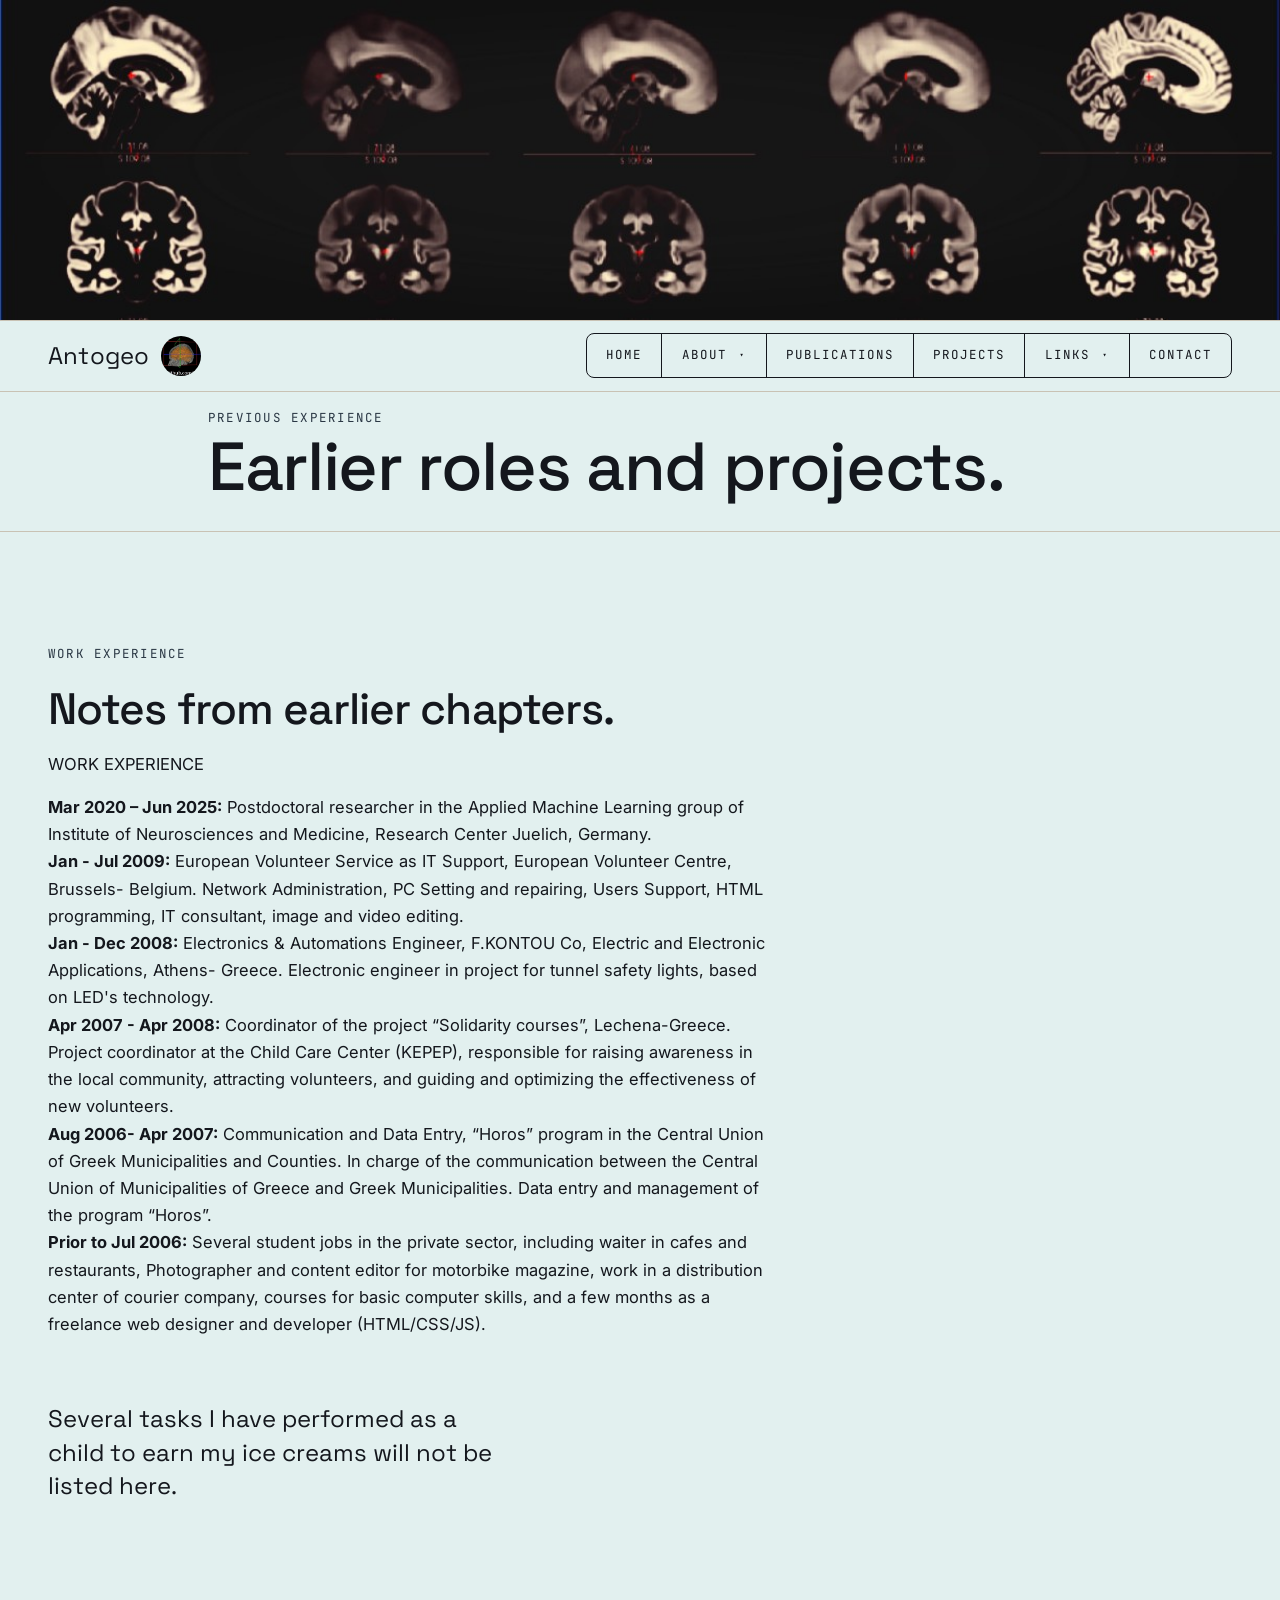
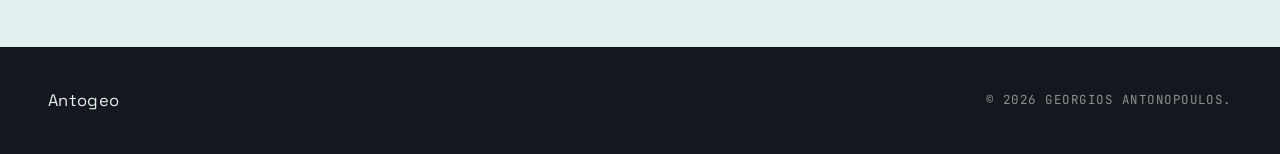
<file: previous_experience.html>
<!DOCTYPE html>
<html lang="en">
<head>
    <meta charset="UTF-8">
    <meta name="viewport" content="width=device-width, initial-scale=1.0">
    <meta name="description" content="Previous experience of Georgios Antonopoulos.">
    <title>Previous Experience | Antogeo</title>
    <link rel="stylesheet" href="css/style.css">
    <link href="https://fonts.googleapis.com/css2?family=Inter:wght@300;400;500;600&family=JetBrains+Mono:wght@400;500&family=Space+Grotesk:wght@400;500;600;700&display=swap" rel="stylesheet">
</head>
<body>

    <div class="page-banner">
        <img src="img/header.jpeg" alt="">
    </div>

    <header class="masthead is-pinned" id="masthead">
        <div class="wrap masthead__inner">
            <div class="wordmark-group">
                <a href="index.html" class="wordmark">Antogeo</a>
                <a href="https://github.com/antogeo" class="wordmark__logo-link" target="_blank" rel="noopener" aria-label="GitHub: antogeo"><img src="img/3d_link_30pc.jpg" alt="" class="wordmark__logo"></a>
            </div>
            <nav class="primary-nav" id="primaryNav" aria-label="Primary">
                <button class="primary-nav__close" id="navClose" aria-label="Close menu">&times;</button>
                <ol>
                    <li><a href="index.html">Home</a></li>
                    <li class="has-submenu">
                        <a href="more.html">About <span class="caret">&#9662;</span></a>
                        <ul class="submenu">
                            <li><a href="more.html">About me</a></li>
                            <li><a href="education.html">Education</a></li>
                            <li><a href="research.html">Research &amp; Experience</a></li>
                            <li><a href="previous_experience.html" class="is-current">Previous Experience</a></li>
                        </ul>
                    </li>
                    <li><a href="publications.html">Publications</a></li>
                    <li><a href="projects.html">Projects</a></li>
                    <li class="has-submenu">
                        <a href="links.html">Links <span class="caret">&#9662;</span></a>
                        <ul class="submenu">
                            <li><a href="links.html">Selected Links</a></li>
                            <li><a href="interesting_link.html">Interesting Link</a></li>
                        </ul>
                    </li>
                    <li><a href="contact.html">Contact</a></li>
                </ol>
            </nav>
            <button class="menu-trigger" id="menuTrigger" aria-label="Open menu">
                <span></span><span></span>
            </button>
        </div>
    </header>

    <section class="page-header">
        <div class="wrap page-header__inner">
            <p class="kicker">Previous Experience</p>
            <h1>Earlier roles and projects.</h1>
        </div>
    </section>

    <section class="block">
        <div class="wrap">
            <header class="block__head">
                <p class="kicker">Work Experience</p>
                <h2>Notes from earlier chapters.</h2>
                <p>WORK EXPERIENCE</p>
                    <strong> Mar 2020 – Jun 2025:</strong>  Postdoctoral researcher in the Applied Machine Learning group of Institute of
                    Neurosciences and Medicine, Research Center Juelich, Germany.<br>
                    <strong> Jan - Jul 2009:</strong>  European Volunteer Service as IT Support, European Volunteer Centre, Brussels- Belgium.
                    Network Administration, PC Setting and repairing, Users Support, HTML programming, IT
                    consultant, image and video editing.<br>
                    <strong> Jan - Dec 2008:</strong>  Electronics & Automations Engineer, F.KONTOU Co, Electric and Electronic
                    Applications, Athens- Greece.
                    Electronic engineer in project for tunnel safety lights, based on LED's technology.<br>
                    <strong> Apr 2007 - Apr 2008:</strong>  Coordinator of the project “Solidarity courses”, Lechena-Greece.
                    Project coordinator at the Child Care Center (KEPEP), responsible for raising awareness in the local
                    community, attracting volunteers, and guiding and optimizing the effectiveness of new volunteers.<br>
                    <strong> Aug 2006- Apr 2007:</strong>  Communication and Data Entry, “Horos” program in the Central Union of
                    Greek Municipalities and Counties.
                    In charge of the communication between the Central Union of Municipalities of Greece and Greek
                    Municipalities. Data entry and management of the program “Horos”.<br>
                    <strong> Prior to Jul 2006:</strong> Several student jobs in the private sector, including waiter in cafes and restaurants,
                    Photographer and content editor for motorbike magazine, work in a distribution center of courier company,
                    courses for basic computer skills, and a few months as a freelance web designer and developer (HTML/CSS/JS). 
                </p>
            </header>
            <div class="block__body">
                <p class="standfirst">Several tasks I have performed as a child to earn my ice creams will not be listed here.</p>
            </div>
        </div>
    </section>

    <footer class="colophon">
        <div class="wrap colophon__inner">
            <p class="colophon__mark">Antogeo</p>
            <p class="colophon__line">&copy; <span id="year"></span> Georgios Antonopoulos.</p>
        </div>
    </footer>

    <script src="js/main.js"></script>
    <script data-goatcounter="https://antogeo.goatcounter.com/count"
            async src="//gc.zgo.at/count.js"></script>
</body>
</html>
</file>
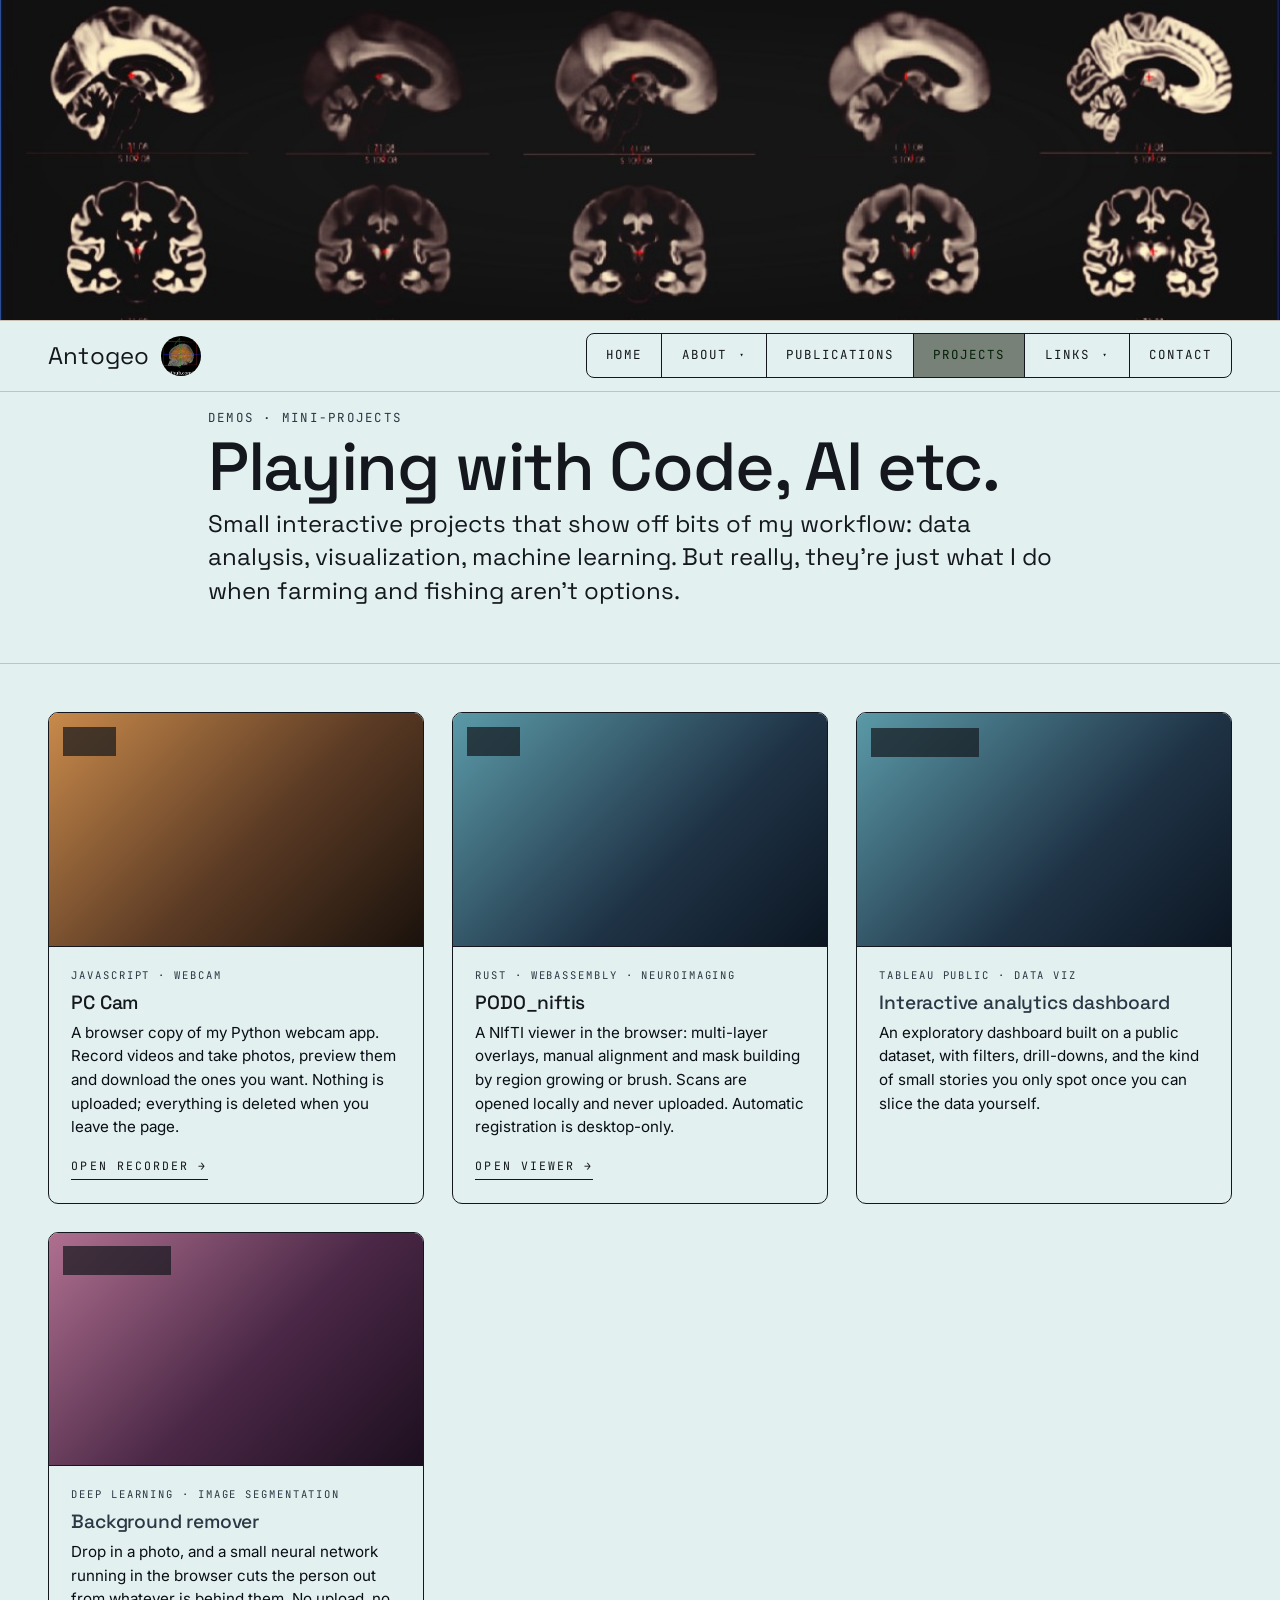
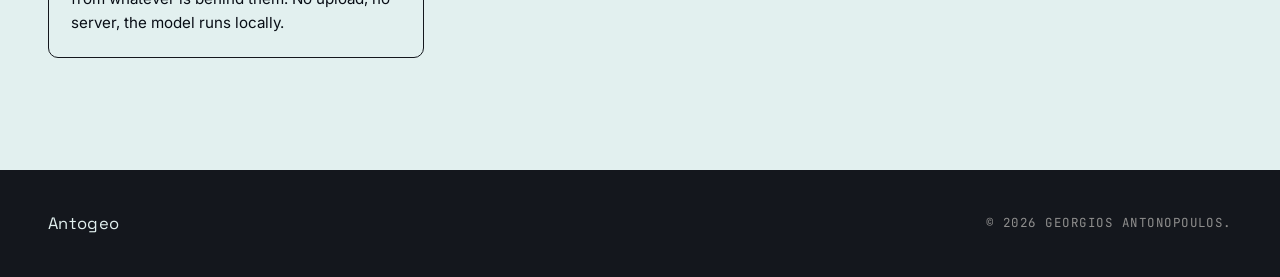
<file: projects.html>
<!DOCTYPE html>
<html lang="en">
<head>
    <meta charset="UTF-8">
    <meta name="viewport" content="width=device-width, initial-scale=1.0">
    <meta name="description" content="Mini projects and demos by Georgios Antonopoulos.">
    <title>Projects | Antogeo</title>
    <link rel="stylesheet" href="css/style.css">
    <link href="https://fonts.googleapis.com/css2?family=Inter:wght@300;400;500;600&family=JetBrains+Mono:wght@400;500&family=Space+Grotesk:wght@400;500;600;700&display=swap" rel="stylesheet">
</head>
<body>

    <div class="page-banner">
        <img src="img/header.jpeg" alt="">
    </div>

    <header class="masthead is-pinned" id="masthead">
        <div class="wrap masthead__inner">
            <div class="wordmark-group">
                <a href="index.html" class="wordmark">Antogeo</a>
                <a href="https://github.com/antogeo" class="wordmark__logo-link" target="_blank" rel="noopener" aria-label="GitHub: antogeo"><img src="img/3d_link_30pc.jpg" alt="" class="wordmark__logo"></a>
            </div>
            <nav class="primary-nav" id="primaryNav" aria-label="Primary">
                <button class="primary-nav__close" id="navClose" aria-label="Close menu">&times;</button>
                <ol>
                    <li><a href="index.html">Home</a></li>
                    <li class="has-submenu">
                        <a href="more.html">About <span class="caret">&#9662;</span></a>
                        <ul class="submenu">
                            <li><a href="more.html">About me</a></li>
                            <li><a href="education.html">Education</a></li>
                            <li><a href="research.html">Research &amp; Experience</a></li>
                            <li><a href="previous_experience.html">Previous Experience</a></li>
                        </ul>
                    </li>
                    <li><a href="publications.html">Publications</a></li>
                    <li><a href="projects.html" class="is-current">Projects</a></li>
                    <li class="has-submenu">
                        <a href="links.html">Links <span class="caret">&#9662;</span></a>
                        <ul class="submenu">
                            <li><a href="links.html">Selected Links</a></li>
                            <li><a href="interesting_link.html">Interesting Link</a></li>
                        </ul>
                    </li>
                    <li><a href="contact.html">Contact</a></li>
                </ol>
            </nav>
            <button class="menu-trigger" id="menuTrigger" aria-label="Open menu">
                <span></span><span></span>
            </button>
        </div>
    </header>

    <section class="page-header">
        <div class="wrap page-header__inner">
            <p class="kicker">Demos &middot; Mini-projects</p>
            <h1>Playing with Code, AI etc.</h1>
            <p class="standfirst">Small interactive projects that show off bits of my workflow: data analysis, visualization, machine learning. 
                But really, they're just what I do when farming and fishing aren't options.</p>
        </div>
    </section>

    <section class="projects">
        <div class="wrap">
            <div class="projects-grid">
                <!-- Adding a real demo later: convert a card from coming-soon to live by:

Remove the project-card--coming class.
Wrap the card's contents in an anchor: <a class="project-card__link" ...>.
Replace the gradient thumb with a screenshot: <img src="img/projects/your-shot.jpg" alt="">.
Add a CTA at the bottom of __body: <span class="project-card__cta">Open viz &rarr;</span>.
For Tableau → on the <a> add data-embed="https://public.tableau.com/views/.../sheet1?:embed=y&:showVizHome=no" 
    and href="https://public.tableau.com/..." (the data-embed makes it open in the iframe-lightbox; href is the fallback if JS is off).
For the bg-remover (e.g. on HuggingFace Spaces) → just href="https://huggingface.co/spaces/..." and target="_blank" rel="noopener". 
No data-embed, so it opens in a new tab.
Adding a totally new project: copy any <article class="project-card"> block and edit. The grid auto-flows.

Iframe lightbox (js/main.js and css/style.css) is already wired: any <a data-embed="…"> anywhere on the site (not just the projects page) 
    will open in a fullscreen modal with an iframe, closeable by Esc, backdrop click, or the × button. Same UX pattern as the photo lightbox in the seal. -->

                <article class="project-card" data-tone="cam">
                    <a class="project-card__link" href="projects/pc_cam/pc_cam.html">
                        <div class="project-card__thumb">
                            <span class="project-card__badge">Live</span>
                        </div>
                        <div class="project-card__body">
                            <p class="project-card__tags">JavaScript &middot; Webcam</p>
                            <h3 class="project-card__title">PC Cam</h3>
                            <p class="project-card__blurb">A browser copy of my Python webcam app. Record videos and take photos, preview them and download the ones you want. Nothing is uploaded; everything is deleted when you leave the page.</p>
                            <span class="project-card__cta">Open recorder &rarr;</span>
                        </div>
                    </a>
                </article>

                <article class="project-card" data-tone="data">
                    <a class="project-card__link" href="projects/nifti_viewer/">
                        <div class="project-card__thumb">
                            <span class="project-card__badge">Live</span>
                        </div>
                        <div class="project-card__body">
                            <p class="project-card__tags">Rust &middot; WebAssembly &middot; Neuroimaging</p>
                            <h3 class="project-card__title">PODO_niftis</h3>
                            <p class="project-card__blurb">A NIfTI viewer in the browser: multi-layer overlays, manual alignment and mask building by region growing or brush. Scans are opened locally and never uploaded. Automatic registration is desktop-only.</p>
                            <span class="project-card__cta">Open viewer &rarr;</span>
                        </div>
                    </a>
                </article>

                <article class="project-card project-card--coming" data-tone="data">
                    <div class="project-card__thumb">
                        <span class="project-card__badge">In progress</span>
                    </div>
                    <div class="project-card__body">
                        <p class="project-card__tags">Tableau Public &middot; Data viz</p>
                        <h3 class="project-card__title">Interactive analytics dashboard</h3>
                        <p class="project-card__blurb">An exploratory dashboard built on a public dataset, with filters, drill-downs, and the kind of small stories you only spot once you can slice the data yourself.</p>
                    </div>
                </article>

                <article class="project-card project-card--coming" data-tone="ml">
                    <div class="project-card__thumb">
                        <span class="project-card__badge">In progress</span>
                    </div>
                    <div class="project-card__body">
                        <p class="project-card__tags">Deep learning &middot; Image segmentation</p>
                        <h3 class="project-card__title">Background remover</h3>
                        <p class="project-card__blurb">Drop in a photo, and a small neural network running in the browser cuts the person out from whatever is behind them. No upload, no server, the model runs locally.</p>
                    </div>
                </article>

            </div>
        </div>
    </section>

    <footer class="colophon">
        <div class="wrap colophon__inner">
            <p class="colophon__mark">Antogeo</p>
            <p class="colophon__line">&copy; <span id="year"></span> Georgios Antonopoulos.</p>
        </div>
    </footer>

    <script src="js/main.js"></script>
    <script data-goatcounter="https://antogeo.goatcounter.com/count"
            async src="//gc.zgo.at/count.js"></script>
</body>
</html>
</file>
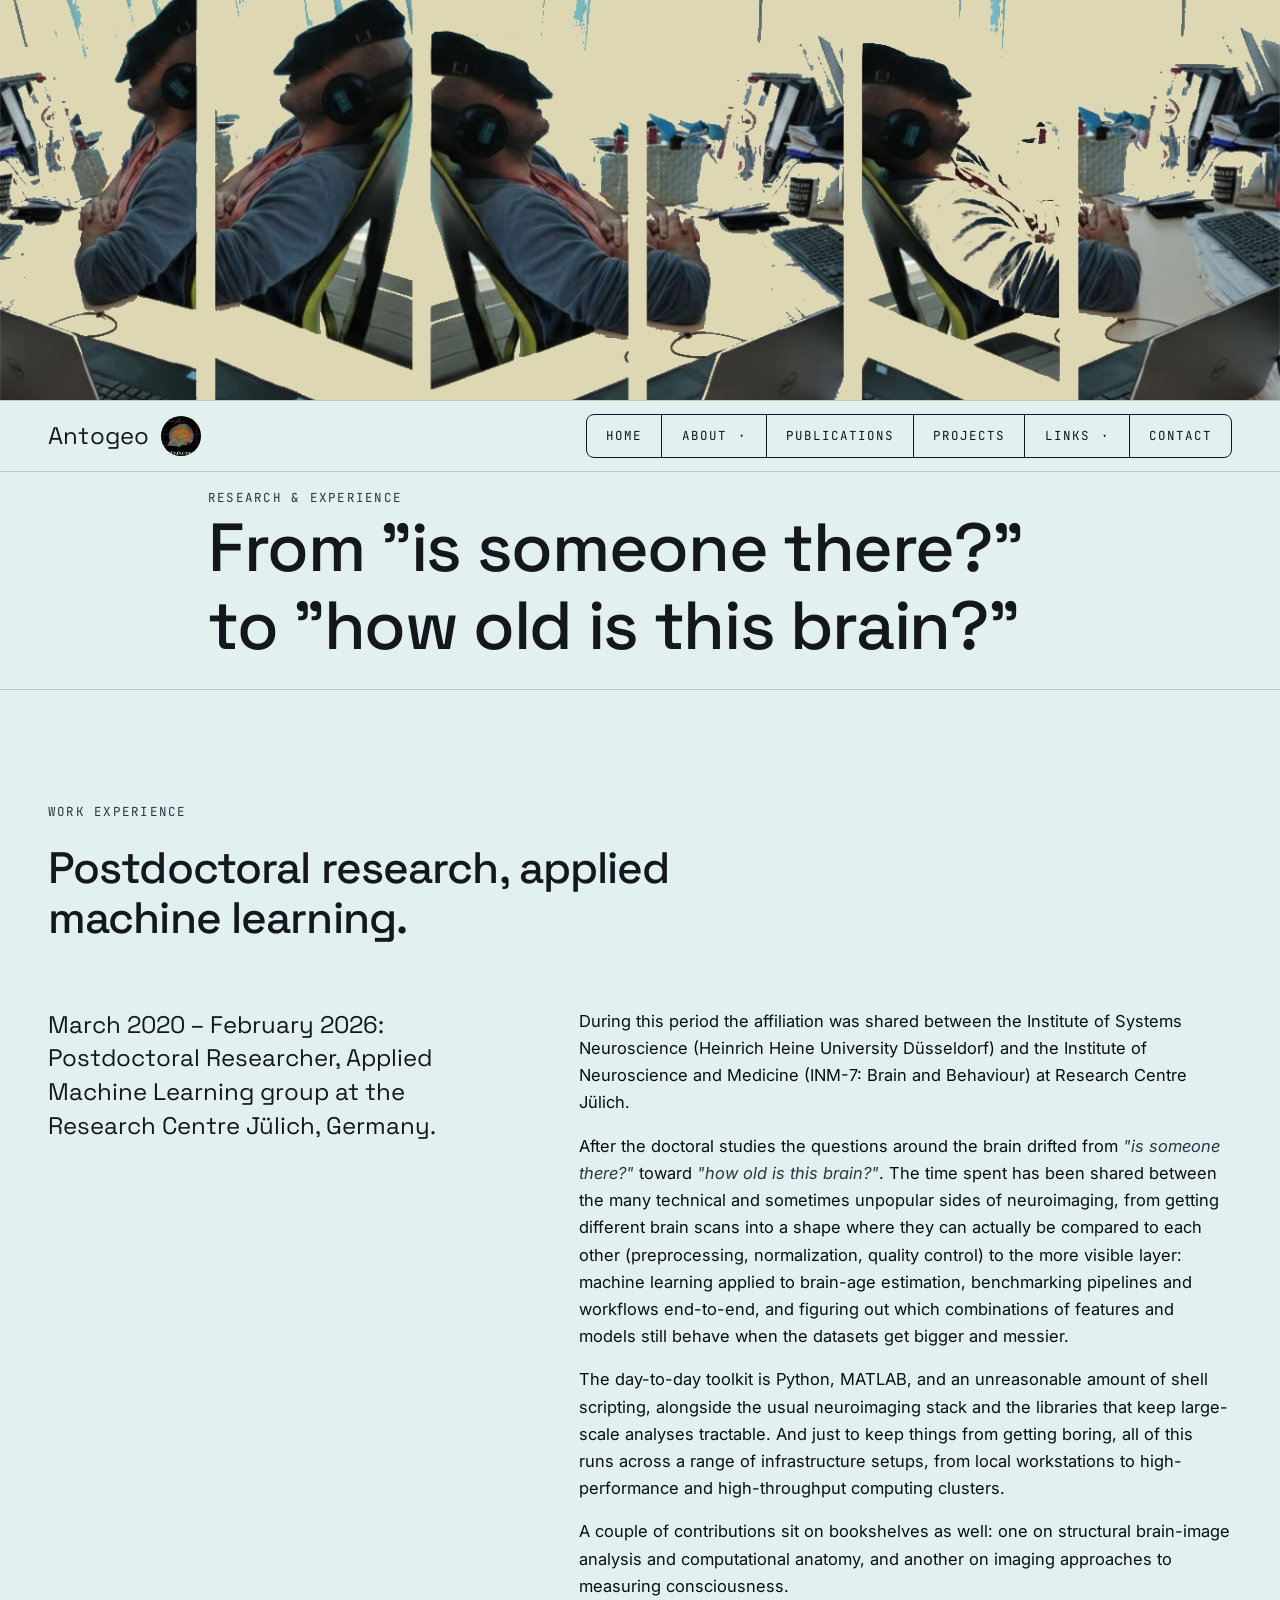
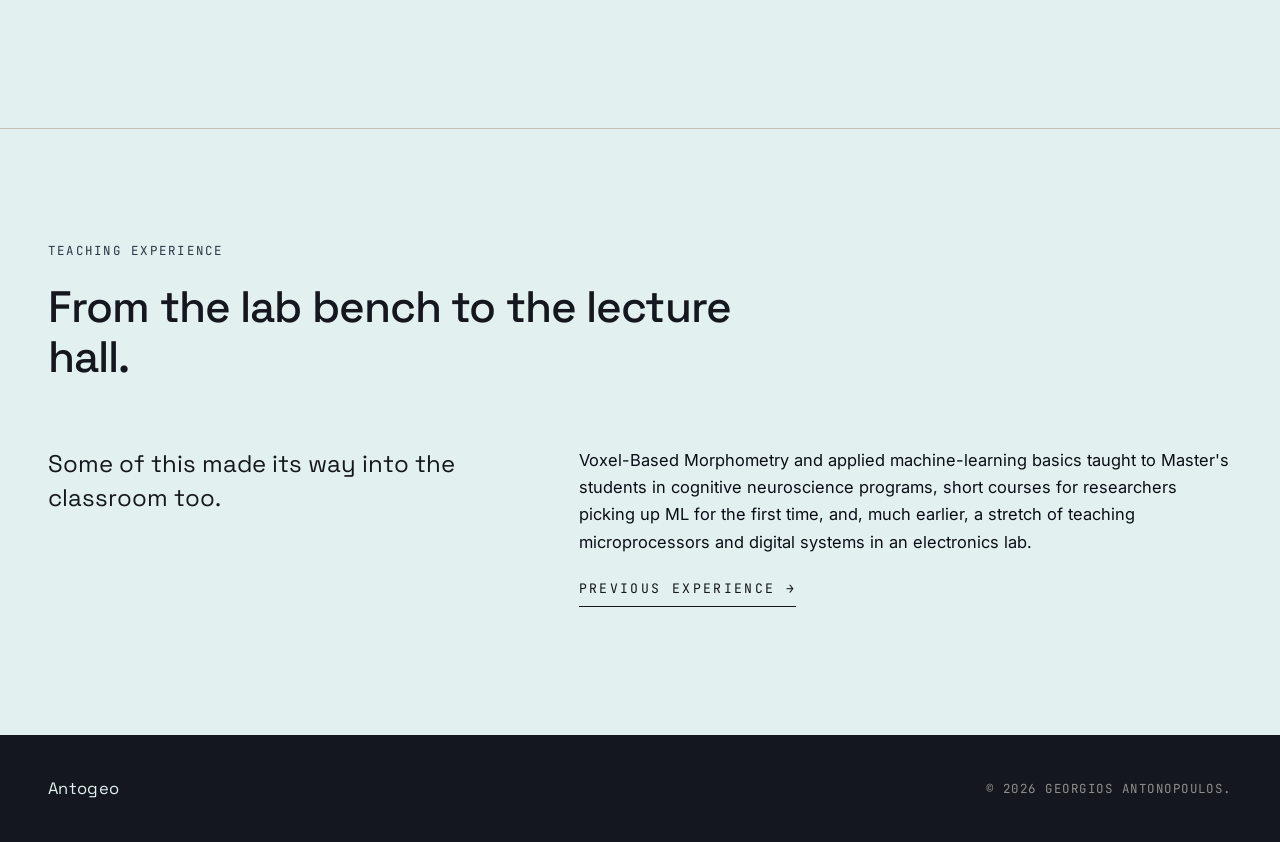
<file: research.html>
<!DOCTYPE html>
<html lang="en">
<head>
    <meta charset="UTF-8">
    <meta name="viewport" content="width=device-width, initial-scale=1.0">
    <meta name="description" content="Research and work experience of Georgios Antonopoulos.">
    <title>Research &amp; Experience | Antogeo</title>
    <link rel="stylesheet" href="css/style.css">
    <link href="https://fonts.googleapis.com/css2?family=Inter:wght@300;400;500;600&family=JetBrains+Mono:wght@400;500&family=Space+Grotesk:wght@400;500;600;700&display=swap" rel="stylesheet">
</head>
<body>

    <div class="page-banner">
        <img src="img/sleep_head4.png" alt="">
    </div>

    <header class="masthead is-pinned" id="masthead">
        <div class="wrap masthead__inner">
            <div class="wordmark-group">
                <a href="index.html" class="wordmark">Antogeo</a>
                <a href="https://github.com/antogeo" class="wordmark__logo-link" target="_blank" rel="noopener" aria-label="GitHub: antogeo"><img src="img/3d_link_30pc.jpg" alt="" class="wordmark__logo"></a>
            </div>
            <nav class="primary-nav" id="primaryNav" aria-label="Primary">
                <button class="primary-nav__close" id="navClose" aria-label="Close menu">&times;</button>
                <ol>
                    <li><a href="index.html">Home</a></li>
                    <li class="has-submenu">
                        <a href="more.html">About <span class="caret">&#9662;</span></a>
                        <ul class="submenu">
                            <li><a href="more.html">About me</a></li>
                            <li><a href="education.html">Education</a></li>
                            <li><a href="research.html" class="is-current">Research &amp; Experience</a></li>
                            <li><a href="previous_experience.html">Previous Experience</a></li>
                        </ul>
                    </li>
                    <li><a href="publications.html">Publications</a></li>
                    <li><a href="projects.html">Projects</a></li>
                    <li class="has-submenu">
                        <a href="links.html">Links <span class="caret">&#9662;</span></a>
                        <ul class="submenu">
                            <li><a href="links.html">Selected Links</a></li>
                            <li><a href="interesting_link.html">Interesting Link</a></li>
                        </ul>
                    </li>
                    <li><a href="contact.html">Contact</a></li>
                </ol>
            </nav>
            <button class="menu-trigger" id="menuTrigger" aria-label="Open menu">
                <span></span><span></span>
            </button>
        </div>
    </header>

    <section class="page-header">
        <div class="wrap page-header__inner">
            <p class="kicker">Research &amp; Experience</p>
            <h1>From "is someone there?" to "how old is this brain?"</h1>
        </div>
    </section>

    <section class="block" id="work">
        <div class="wrap">
            <header class="block__head">
                <p class="kicker">Work Experience</p>
                <h2>Postdoctoral research, applied machine learning.</h2>
            </header>
            <div class="block__body">
                <p class="standfirst">March 2020 &ndash; February 2026: Postdoctoral Researcher, Applied Machine Learning group at the Research Centre J&uuml;lich, Germany.</p>
                <div class="prose">
                    <p>During this period the affiliation was shared between the Institute of Systems Neuroscience (Heinrich Heine University D&uuml;sseldorf) and the Institute of Neuroscience and Medicine (INM-7: Brain and Behaviour) at Research Centre J&uuml;lich.</p>
                    <p>After the doctoral studies the questions around the brain drifted from <em>"is someone there?"</em> toward <em>"how old is this brain?"</em>. The time spent has been shared between the many technical and sometimes unpopular sides of neuroimaging, from getting different brain scans into a shape where they can actually be compared to each other (preprocessing, normalization, quality control) to the more visible layer: machine learning applied to brain-age estimation, benchmarking pipelines and workflows end-to-end, and figuring out which combinations of features and models still behave when the datasets get bigger and messier.</p>
                    <p>The day-to-day toolkit is Python, MATLAB, and an unreasonable amount of shell scripting, alongside the usual neuroimaging stack and the libraries that keep large-scale analyses tractable. And just to keep things from getting boring, all of this runs across a range of infrastructure setups, from local workstations to high-performance and high-throughput computing clusters.</p>
                    <p>A couple of contributions sit on bookshelves as well: one on structural brain-image analysis and computational anatomy, and another on imaging approaches to measuring consciousness.</p>
                </div>
            </div>
        </div>
    </section>

    <section class="block" id="teaching">
        <div class="wrap">
            <header class="block__head">
                <p class="kicker">Teaching Experience</p>
                <h2>From the lab bench to the lecture hall.</h2>
            </header>
            <div class="block__body">
                <p class="standfirst">Some of this made its way into the classroom too.</p>
                <div class="prose">
                    <p>Voxel-Based Morphometry and applied machine-learning basics taught to Master's students in cognitive neuroscience programs, short courses for researchers picking up ML for the first time, and, much earlier, a stretch of teaching microprocessors and digital systems in an electronics lab.</p>
                    <p><a href="previous_experience.html" class="action">Previous experience &rarr;</a></p>
                </div>
            </div>
        </div>
    </section>

    <footer class="colophon">
        <div class="wrap colophon__inner">
            <p class="colophon__mark">Antogeo</p>
            <p class="colophon__line">&copy; <span id="year"></span> Georgios Antonopoulos.</p>
        </div>
    </footer>

    <script src="js/main.js"></script>
    <script data-goatcounter="https://antogeo.goatcounter.com/count"
            async src="//gc.zgo.at/count.js"></script>
</body>
</html>
</file>
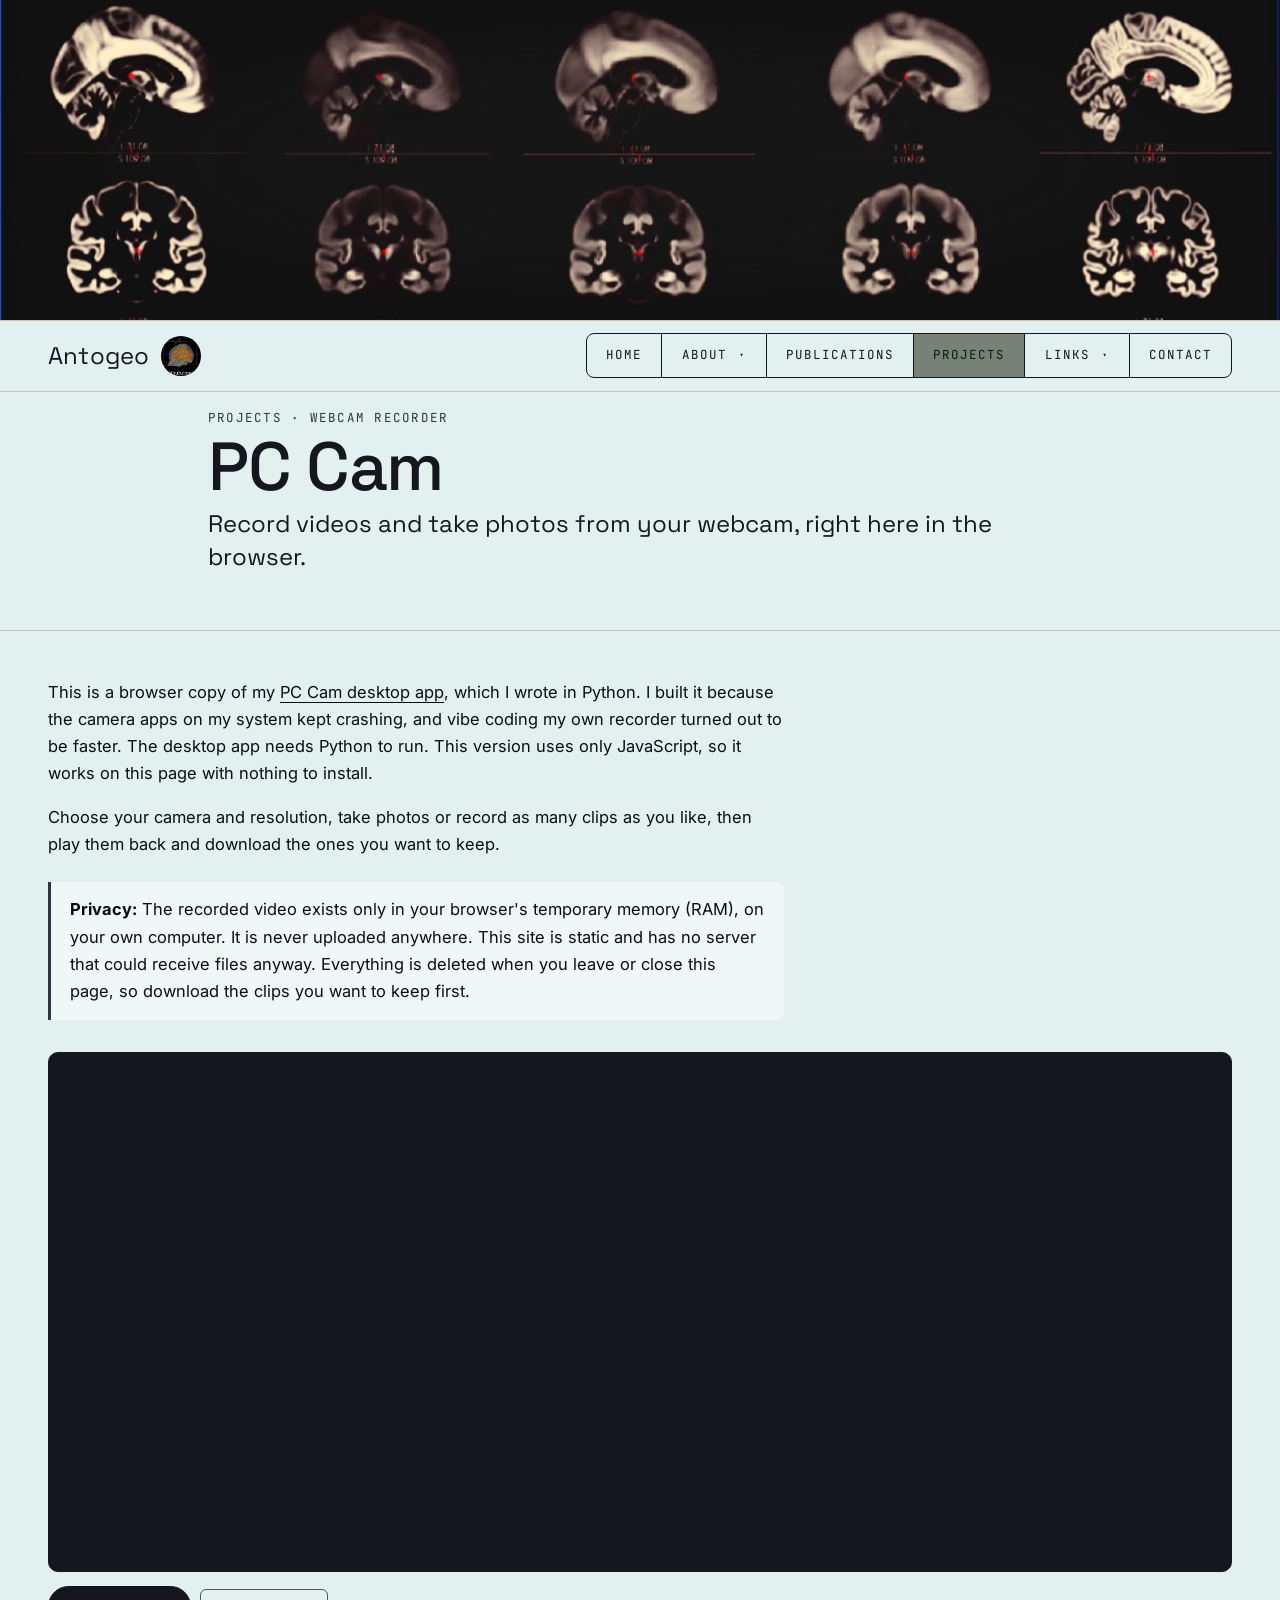
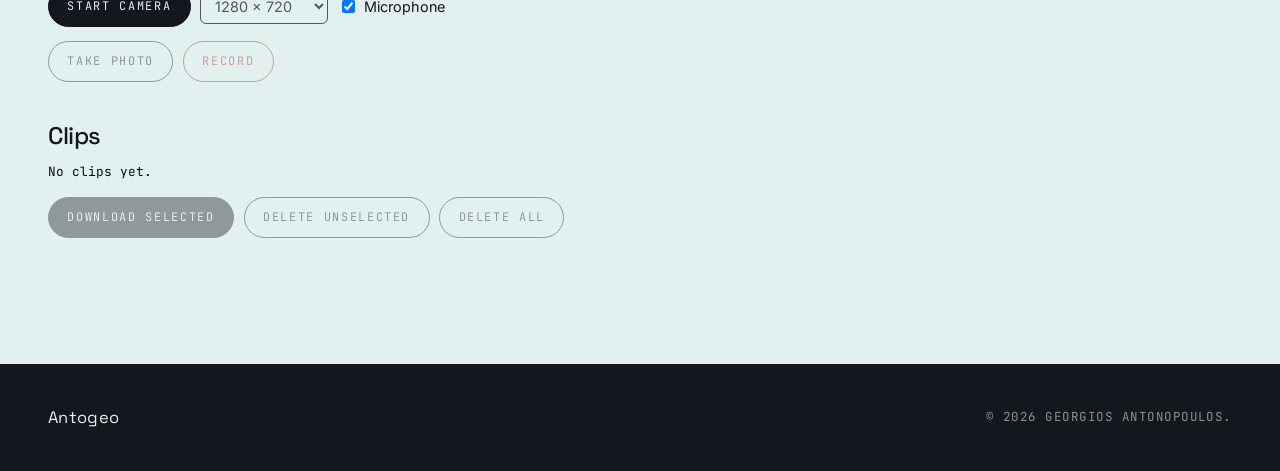
<file: projects/pc_cam/pc_cam.html>
<!DOCTYPE html>
<html lang="en">
<head>
    <meta charset="UTF-8">
    <meta name="viewport" content="width=device-width, initial-scale=1.0">
    <meta name="description" content="PC Cam: record videos and take photos from your webcam in the browser. Nothing is uploaded.">
    <title>PC Cam | Antogeo</title>
    <link rel="stylesheet" href="../../css/style.css">
    <link href="https://fonts.googleapis.com/css2?family=Inter:wght@300;400;500;600&family=JetBrains+Mono:wght@400;500&family=Space+Grotesk:wght@400;500;600;700&display=swap" rel="stylesheet">
</head>
<body>

    <div class="page-banner">
        <img src="../../img/header.jpeg" alt="">
    </div>

    <header class="masthead is-pinned" id="masthead">
        <div class="wrap masthead__inner">
            <div class="wordmark-group">
                <a href="../../index.html" class="wordmark">Antogeo</a>
                <a href="https://github.com/antogeo" class="wordmark__logo-link" target="_blank" rel="noopener" aria-label="GitHub: antogeo"><img src="../../img/3d_link_30pc.jpg" alt="" class="wordmark__logo"></a>
            </div>
            <nav class="primary-nav" id="primaryNav" aria-label="Primary">
                <button class="primary-nav__close" id="navClose" aria-label="Close menu">&times;</button>
                <ol>
                    <li><a href="../../index.html">Home</a></li>
                    <li class="has-submenu">
                        <a href="../../more.html">About <span class="caret">&#9662;</span></a>
                        <ul class="submenu">
                            <li><a href="../../more.html">About me</a></li>
                            <li><a href="../../education.html">Education</a></li>
                            <li><a href="../../research.html">Research &amp; Experience</a></li>
                            <li><a href="../../previous_experience.html">Previous Experience</a></li>
                        </ul>
                    </li>
                    <li><a href="../../publications.html">Publications</a></li>
                    <li><a href="../../projects.html" class="is-current">Projects</a></li>
                    <li class="has-submenu">
                        <a href="../../links.html">Links <span class="caret">&#9662;</span></a>
                        <ul class="submenu">
                            <li><a href="../../links.html">Selected Links</a></li>
                            <li><a href="../../interesting_link.html">Interesting Link</a></li>
                        </ul>
                    </li>
                    <li><a href="../../contact.html">Contact</a></li>
                </ol>
            </nav>
            <button class="menu-trigger" id="menuTrigger" aria-label="Open menu">
                <span></span><span></span>
            </button>
        </div>
    </header>

    <section class="page-header">
        <div class="wrap page-header__inner">
            <p class="kicker"><a href="../../projects.html">Projects</a> &middot; Webcam recorder</p>
            <h1>PC Cam</h1>
            <p class="standfirst">Record videos and take photos from your webcam, right here in the browser.</p>
        </div>
    </section>

    <section class="pccam">
        <div class="wrap">
            <div class="prose pccam__intro">
                <p>This is a browser copy of my <a class="pccam-link" href="https://github.com/antogeo/PC_cam" target="_blank" rel="noopener">PC Cam desktop app</a>, which I wrote in Python. I built it because the camera apps on my system kept crashing, and vibe coding my own recorder turned out to be faster. The desktop app needs Python to run. This version uses only JavaScript, so it works on this page with nothing to install.</p>
                <p>Choose your camera and resolution, take photos or record as many clips as you like, then play them back and download the ones you want to keep.</p>
            </div>

            <div class="pccam-note">
                <p><strong>Privacy:</strong> The recorded video exists only in your browser's temporary memory (RAM), on your own computer. It is never uploaded anywhere. This site is static and has no server that could receive files anyway. Everything is deleted when you leave or close this page, so download the clips you want to keep first.</p>
            </div>

            <div id="pccam">
                <p id="pccam-error" class="pccam-error" hidden></p>
                <video id="pccam-preview" class="pccam-screen" autoplay playsinline muted></video>

                <div class="pccam-controls">
                    <button id="pccam-start" type="button" class="pccam-btn pccam-btn--solid">Start camera</button>
                    <select id="pccam-camera" class="pccam-select" aria-label="Camera" disabled></select>
                    <select id="pccam-resolution" class="pccam-select" aria-label="Resolution" disabled>
                        <option value="640x480">640 &times; 480</option>
                        <option value="1280x720" selected>1280 &times; 720</option>
                        <option value="1920x1080">1920 &times; 1080</option>
                        <option value="3840x2160">3840 &times; 2160</option>
                    </select>
                    <label class="pccam-check"><input id="pccam-audio" type="checkbox" checked> Microphone</label>
                </div>
                <div class="pccam-controls">
                    <button id="pccam-photo" type="button" class="pccam-btn" disabled>Take photo</button>
                    <button id="pccam-record" type="button" class="pccam-btn pccam-btn--rec" disabled>Record</button>
                    <span id="pccam-status" class="pccam-status"></span>
                </div>

                <h2 class="pccam__heading">Clips</h2>
                <p id="pccam-empty" class="pccam-status">No clips yet.</p>
                <div class="pccam-controls">
                    <button id="pccam-download" type="button" class="pccam-btn pccam-btn--solid" disabled>Download selected</button>
                    <button id="pccam-discard" type="button" class="pccam-btn" disabled>Delete unselected</button>
                    <button id="pccam-clear" type="button" class="pccam-btn" disabled>Delete all</button>
                </div>
                <div id="pccam-clips" class="pccam-clips"></div>

                <div id="pccam-player-wrap" class="pccam-player" hidden>
                    <h2 id="pccam-player-title" class="pccam__heading">Preview</h2>
                    <video id="pccam-player" class="pccam-screen" controls playsinline hidden></video>
                    <img id="pccam-player-img" class="pccam-screen pccam-screen--photo" alt="Photo preview" hidden>
                </div>
            </div>
        </div>
    </section>

    <footer class="colophon">
        <div class="wrap colophon__inner">
            <p class="colophon__mark">Antogeo</p>
            <p class="colophon__line">&copy; <span id="year"></span> Georgios Antonopoulos.</p>
        </div>
    </footer>

    <script src="../../js/main.js"></script>
    <script src="pc_cam.js"></script>
    <script data-goatcounter="https://antogeo.goatcounter.com/count"
            async src="//gc.zgo.at/count.js"></script>
</body>
</html>
</file>
<file: css/style.css>
/* =========================================================
   THEME
   ========================================================= */
:root {
    --tone-paper:        #e2f0ef;
    --tone-vellum:       #afc788;
    --tone-ink:          #14171d;
    --tone-graphite:     #090e16;
    --tone-rule:         #c9c2b4;

    --tone-mark:         #2a3744;
    --tone-mark-deep:    #111722;

    --face-display: 'Space Grotesk', 'Helvetica Neue', Arial, sans-serif;
    --face-body:    'Inter', 'Helvetica Neue', Arial, sans-serif;
    --face-mono:    'JetBrains Mono', 'Courier New', ui-monospace, monospace;

    --measure: 1240px;
    --gutter: 1.75rem;
    --band: 7rem;
    --hairline: 1px;
}

/* =========================================================
   RESET / BASE
   ========================================================= */
*, *::before, *::after { box-sizing: border-box; }

html {
    scroll-behavior: smooth;
    scroll-padding-top: 70px;
}

body {
    margin: 0;
    font-family: var(--face-body);
    font-size: 16.5px;
    line-height: 1.65;
    color: var(--tone-ink);
    background: var(--tone-paper);
    -webkit-font-smoothing: antialiased;
    text-rendering: optimizeLegibility;
}

img { max-width: 100%; display: block; }
button { font: inherit; cursor: pointer; }

a {
    color: inherit;
    text-decoration: none;
    transition: color 0.2s ease, border-color 0.2s ease;
}

h1, h2, h3 {
    font-family: var(--face-display);
    font-weight: 500;
    line-height: 1.15;
    letter-spacing: -0.02em;
    margin: 0 0 1rem;
}
h1 { font-size: clamp(2.5rem, 5.5vw, 4.25rem); }
h2 { font-size: clamp(1.85rem, 3.6vw, 2.75rem); }
h3 { font-size: 1.15rem; letter-spacing: 0; }

p { margin: 0 0 1rem; }

.wrap {
    width: 100%;
    max-width: var(--measure);
    margin-inline: auto;
    padding-inline: var(--gutter);
}

.kicker {
    font-family: var(--face-mono);
    font-size: 0.78rem;
    letter-spacing: 0.18em;
    text-transform: uppercase;
    color: var(--tone-mark);
    margin: 0 0 1.25rem;
}

.standfirst {
    font-family: var(--face-display);
    font-size: clamp(1.2rem, 2vw, 1.5rem);
    line-height: 1.4;
    color: var(--tone-ink);
    margin: 0 0 2rem;
}

.prose p { color: var(--tone-graphite); }
.prose em { color: var(--tone-mark); font-style: italic; }
.prose b, .prose strong { color: var(--tone-ink); font-weight: 600; }

.action {
    display: inline-block;
    font-family: var(--face-mono);
    font-size: 0.82rem;
    letter-spacing: 0.18em;
    text-transform: uppercase;
    color: var(--tone-ink);
    border-bottom: var(--hairline) solid var(--tone-ink);
    padding: 0.4rem 0;
}
.action:hover { color: var(--tone-mark); border-color: var(--tone-mark); }

.action--solid {
    border: var(--hairline) solid var(--tone-ink);
    background: var(--tone-ink);
    color: var(--tone-paper);
    padding: 0.95rem 2rem;
}
.action--solid:hover {
    background: var(--tone-mark);
    border-color: var(--tone-mark);
    color: var(--tone-paper);
}

/* =========================================================
   MASTHEAD
   ========================================================= */
.masthead {
    position: sticky;
    top: 0;
    z-index: 50;
    background: var(--tone-paper);
    border-top: var(--hairline) solid var(--tone-rule);
    border-bottom: var(--hairline) solid var(--tone-rule);
}
.masthead.is-pinned {
    background: var(--tone-paper);
    border-bottom-color: var(--tone-rule);
}

.masthead__inner {
    display: flex;
    align-items: center;
    justify-content: space-between;
    height: 70px;
}

.wordmark-group {
    display: inline-flex;
    align-items: center;
    gap: 0.7rem;
}
.wordmark {
    font-family: var(--face-display);
    font-size: 1.5rem;
    letter-spacing: 0.01em;
    color: var(--tone-ink);
}
.wordmark__logo-link {
    display: inline-block;
    line-height: 0;
    border-radius: 50%;
    transition: transform 0.2s ease, box-shadow 0.2s ease;
}
.wordmark__logo-link:hover { transform: translateY(-1px); box-shadow: 0 0 0 2px var(--tone-ink); }
.wordmark__logo {
    height: 2.5rem;
    width: 2.5rem;
    border-radius: 50%;
    object-fit: cover;
    display: block;
}

.primary-nav ol {
    list-style: none;
    margin: 0; padding: 0;
    display: flex;
    border: var(--hairline) solid var(--tone-ink);
    border-radius: 8px;
}
.primary-nav li { position: relative; }
.primary-nav li + li { border-left: var(--hairline) solid var(--tone-ink); }
.primary-nav li:first-child > a { border-radius: 7px 0 0 7px; }
.primary-nav li:last-child  > a { border-radius: 0 7px 7px 0; }
.primary-nav a {
    display: block;
    padding: 0.7rem 1.2rem;
    font-family: var(--face-mono);
    font-size: 0.78rem;
    letter-spacing: 0.16em;
    text-transform: uppercase;
    color: var(--tone-ink);
    background: transparent;
    transition: background 0.2s ease, color 0.2s ease;
}
.primary-nav a:hover,
.primary-nav a.is-current {
    /* background: var(--tone-ink);
    color: var(--tone-paper); */
    background: #778177;
    color: #042008;
}
.primary-nav .caret {
    display: inline-block;
    margin-left: 0.45em;
    font-size: 0.7em;
    transform: translateY(-1px);
}

.primary-nav .has-submenu > .submenu {
    position: absolute;
    top: 100%;
    left: -1px;
    margin: 0; padding: 0;
    list-style: none;
    min-width: calc(100% + 2px);
    background: var(--tone-paper);
    border: var(--hairline) solid var(--tone-ink);
    border-top: none;
    z-index: 60;
    opacity: 0;
    visibility: hidden;
    transform: translateY(4px);
    transition: opacity 0.2s ease, transform 0.2s ease, visibility 0.2s;
}
.primary-nav .has-submenu:hover > .submenu,
.primary-nav .has-submenu:focus-within > .submenu {
    opacity: 1;
    visibility: visible;
    transform: translateY(0);
}
.primary-nav .submenu li { border-left: none; }
.primary-nav .submenu li + li {
    border-top: var(--hairline) solid var(--tone-rule);
    border-left: none;
}
.primary-nav .submenu a {
    white-space: nowrap;
    padding: 0.8rem 1.2rem;
    letter-spacing: 0.12em;
}

.menu-trigger,
.primary-nav__close {
    display: none;
    background: none;
    border: none;
    padding: 0.5rem;
}
.menu-trigger span {
    display: block;
    width: 28px;
    height: 1px;
    background: var(--tone-ink);
    margin: 7px 0;
}

/* =========================================================
   INTRO (home)
   ========================================================= */
.intro {
    padding: 3rem 0 var(--band);
    border-bottom: var(--hairline) solid var(--tone-rule);
}
.intro__grid {
    display: grid;
    grid-template-columns: minmax(0, 1.6fr) minmax(0, 1fr);
    gap: 4rem;
    align-items: center;
}
.intro__lede h1 { margin: 0.5rem 0 1.75rem; }
.intro__deck {
    font-size: 1.15rem;
    color: var(--tone-graphite);
    max-width: 56ch;
    margin-bottom: 2.25rem;
}

.intro__seal { display: flex; justify-content: flex-end; }
.seal {
    position: relative;
    width: clamp(360px, 42vw, 510px);
    aspect-ratio: 1;
    border: var(--hairline) solid var(--tone-ink);
    border-radius: 50%;
    background: var(--tone-paper);
}
.seal__lines {
    position: absolute;
    inset: 0;
    width: 100%;
    height: 100%;
    pointer-events: none;
    overflow: visible;
}
.seal__lines line {
    stroke: var(--tone-rule);
    stroke-width: 1;
    vector-effect: non-scaling-stroke;
    opacity: 0.85;
}
.seal__node {
    position: absolute;
    left: var(--x, 50%);
    top: var(--y, 50%);
    width: var(--node-size, 26%);
    aspect-ratio: 1;
    border-radius: 50%;
    border: var(--hairline) solid var(--tone-ink);
    background: var(--tone-paper);
    transform: translate(-50%, -50%);
    transition:
        transform 0.4s cubic-bezier(.2, .8, .2, 1),
        box-shadow 0.4s ease,
        border-color 0.3s ease;
    z-index: 1;
    will-change: transform;
}
.seal__node img {
    width: 100%;
    height: 100%;
    object-fit: cover;
    border-radius: 50%;
    display: block;
    filter: grayscale(0.4) contrast(0.95);
    transition: filter 0.4s ease;
}
.seal__node:hover,
.seal__node:focus-visible {
    transform: translate(-50%, -50%) scale(1.6);
    box-shadow: 0 18px 40px -16px rgba(20, 23, 29, 0.55);
    border-color: var(--tone-mark);
    z-index: 5;
    outline: none;
}
.seal__node:hover img,
.seal__node:focus-visible img {
    filter: grayscale(0) contrast(1);
}

/* =========================================================
   PAGE BANNER
   ========================================================= */
.page-banner {
    background: var(--tone-paper);
    overflow: hidden;
}
.page-banner img {
    display: block;
    width: 100%;
    height: auto;
    max-height: 400px;
    object-fit: cover;
    object-position: center;
}

/* =========================================================
   PAGE HEADER (subpages)
   ========================================================= */
.page-header {
    padding: 1rem 0 1.5rem;
    border-bottom: var(--hairline) solid var(--tone-rule);
}
.page-header__inner { max-width: 920px; }
.page-header .kicker { margin-bottom: 0rem; }
.page-header h1 {
    margin: 0;
    max-width: 22ch;
}

/* =========================================================
   BLOCKS
   ========================================================= */
.block { padding: var(--band) 0; background: var(--tone-paper); }
.block + .block { border-top: var(--hairline) solid var(--tone-rule); }

.block__head {
    max-width: 720px;
    margin-bottom: 4rem;
}
.block__body {
    display: grid;
    grid-template-columns: minmax(0, 1fr) minmax(0, 1.4fr);
    gap: 4rem;
}
.block__body--single { grid-template-columns: minmax(0, 1fr); }

.block__figure { margin: 0 0 2rem; }
.block__figure img {
    width: 100%;
    height: auto;
    border: var(--hairline) solid var(--tone-rule);
}

/* =========================================================
   TIMELINE (education / experience)
   ========================================================= */
.timeline {
    list-style: none;
    margin: 0; padding: 0;
    border-top: var(--hairline) solid var(--tone-rule);
}
.timeline__item {
    display: grid;
    grid-template-columns: 200px 1fr;
    gap: 2.5rem;
    padding: 2.25rem 0;
    border-bottom: var(--hairline) solid var(--tone-rule);
    align-items: baseline;
}
.timeline__when {
    font-family: var(--face-mono);
    font-size: 0.78rem;
    letter-spacing: 0.16em;
    text-transform: uppercase;
    color: var(--tone-mark);
    line-height: 1.4;
}
.timeline__what h3 {
    font-family: var(--face-display);
    font-size: 1.5rem;
    margin-bottom: 0.4rem;
}
.timeline__where {
    font-family: var(--face-body);
    font-size: 0.95rem;
    color: var(--tone-graphite);
    margin: 0 0 0.9rem;
    font-style: italic;
}
.timeline__what p:last-child {
    color: var(--tone-graphite);
    margin: 0;
    max-width: 64ch;
}

/* =========================================================
   PUBLICATIONS — editorial list
   ========================================================= */
.pubs {
    list-style: none;
    margin: 0; padding: 0;
    border-top: var(--hairline) solid var(--tone-rule);
}
.pub {
    display: grid;
    grid-template-columns: 200px 1fr;
    gap: 2.5rem;
    padding: 2.25rem 0;
    border-bottom: var(--hairline) solid var(--tone-rule);
    align-items: start;
    transition: padding 0.25s ease;
}
.pub:hover { padding-inline: 0.5rem; }
.pub__thumb {
    width: 100%;
    aspect-ratio: 4 / 3;
    overflow: hidden;
    background: var(--tone-vellum);
    border: var(--hairline) solid var(--tone-rule);
}
.pub__thumb img {
    width: 100%;
    height: 100%;
    object-fit: cover;
}
.pub__copy h3 {
    font-family: var(--face-display);
    font-size: 1.35rem;
    line-height: 1.25;
    margin: 0 0 0.6rem;
}
.pub__copy h3 a { color: var(--tone-ink); border-bottom: var(--hairline) solid transparent; }
.pub__copy h3 a:hover { color: var(--tone-mark); border-bottom-color: var(--tone-mark); }
.pub__authors {
    color: var(--tone-graphite);
    margin: 0 0 0.4rem;
    max-width: 64ch;
}
.pub__venue {
    font-family: var(--face-mono);
    font-size: 0.78rem;
    letter-spacing: 0.14em;
    text-transform: uppercase;
    color: var(--tone-mark);
    margin: 0;
}

/* =========================================================
   LINKS — card grid
   ========================================================= */
.links-grid {
    display: grid;
    grid-template-columns: repeat(auto-fill, minmax(220px, 1fr));
    gap: 1.5rem;
    margin-top: 1rem;
}
.links-card {
    display: flex;
    flex-direction: column;
    align-items: center;
    justify-content: center;
    text-align: center;
    gap: 1rem;
    padding: 2rem 1.25rem;
    border: var(--hairline) solid var(--tone-rule);
    background: var(--tone-paper);
    color: var(--tone-ink);
    transition: border-color 0.2s ease, transform 0.2s ease;
    aspect-ratio: 1 / 1;
}
.links-card:hover {
    border-color: var(--tone-ink);
    transform: translateY(-2px);
}
.links-card img {
    max-height: 80px;
    max-width: 80%;
    object-fit: contain;
}
.links-card span {
    font-family: var(--face-mono);
    font-size: 0.78rem;
    letter-spacing: 0.14em;
    text-transform: uppercase;
}

/* =========================================================
   ENQUIRY / CONTACT
   ========================================================= */
.enquiry {
    display: grid;
    grid-template-columns: minmax(0, 1fr) minmax(0, 1fr);
    gap: 4rem;
}
.dossier {
    margin: 1.5rem 0 0;
    display: grid;
    grid-template-columns: 110px 1fr;
    column-gap: 1.5rem;
    row-gap: 0;
}
.dossier dt, .dossier dd {
    padding: 1rem 0;
    border-top: var(--hairline) solid var(--tone-rule);
    margin: 0;
}
.dossier dt {
    font-family: var(--face-mono);
    font-size: 0.78rem;
    letter-spacing: 0.16em;
    text-transform: uppercase;
    color: var(--tone-graphite);
}
.dossier dd a:hover { color: var(--tone-mark); }
.dossier dt:last-of-type, .dossier dd:last-of-type {
    border-bottom: var(--hairline) solid var(--tone-rule);
}

/* =========================================================
   COLOPHON
   ========================================================= */
.colophon {
    background: var(--tone-ink);
    color: var(--tone-paper);
    padding: 2.5rem 0;
}
.colophon__inner {
    display: flex;
    justify-content: space-between;
    align-items: center;
    gap: 1rem;
    flex-wrap: wrap;
}
.colophon__mark {
    font-family: var(--face-display);
    letter-spacing: 0.02em;
    margin: 0;
}
.colophon__line {
    font-family: var(--face-mono);
    font-size: 0.78rem;
    letter-spacing: 0.12em;
    text-transform: uppercase;
    color: rgba(244, 241, 234, 0.55);
    margin: 0;
}

/* =========================================================
   PROJECTS
   ========================================================= */
.projects {
    padding: 3rem 0 var(--band);
}
.projects-grid {
    display: grid;
    grid-template-columns: repeat(auto-fill, minmax(300px, 1fr));
    gap: 1.75rem;
}
.project-card {
    position: relative;
    display: flex;
    flex-direction: column;
    background: var(--tone-paper);
    border: var(--hairline) solid var(--tone-ink);
    border-radius: 10px;
    overflow: hidden;
    transition: transform 0.3s ease, box-shadow 0.3s ease, border-color 0.3s ease;
}
.project-card__link {
    display: flex;
    flex-direction: column;
    height: 100%;
    color: inherit;
}
.project-card:hover,
.project-card:focus-within {
    transform: translateY(-3px);
    box-shadow: 0 18px 36px -22px rgba(20, 23, 29, 0.45);
    border-color: var(--tone-mark);
}
.project-card__thumb {
    position: relative;
    aspect-ratio: 16 / 10;
    background: linear-gradient(135deg, #4a6a78 0%, #14171d 100%);
    overflow: hidden;
    border-bottom: var(--hairline) solid var(--tone-ink);
}
.project-card[data-tone="data"] .project-card__thumb {
    background: linear-gradient(135deg, #5b9aa8 0%, #1f3346 60%, #0c1622 100%);
}
.project-card[data-tone="ml"] .project-card__thumb {
    background: linear-gradient(135deg, #b07090 0%, #4a2746 55%, #1c0f1f 100%);
}
.project-card[data-tone="cam"] .project-card__thumb {
    background: linear-gradient(135deg, #c98a4b 0%, #5a3a24 55%, #1a120c 100%);
}
.project-card__thumb img {
    width: 100%;
    height: 100%;
    object-fit: cover;
}
.project-card__badge {
    position: absolute;
    top: 0.9rem;
    left: 0.9rem;
    font-family: var(--face-mono);
    font-size: 0.62rem;
    letter-spacing: 0.18em;
    text-transform: uppercase;
    color: var(--tone-paper);
    background: rgba(20, 23, 29, 0.7);
    border: 1px solid rgba(244, 241, 234, 0.4);
    padding: 0.3rem 0.6rem;
    border-radius: 999px;
    backdrop-filter: blur(2px);
}
.project-card__body {
    padding: 1.25rem 1.4rem 1.4rem;
    display: flex;
    flex-direction: column;
    gap: 0.45rem;
    flex: 1;
}
.project-card__tags {
    font-family: var(--face-mono);
    font-size: 0.66rem;
    letter-spacing: 0.18em;
    text-transform: uppercase;
    color: var(--tone-mark);
    margin: 0;
}
.project-card__title {
    font-family: var(--face-display);
    font-size: 1.2rem;
    font-weight: 500;
    letter-spacing: -0.01em;
    margin: 0;
    color: var(--tone-ink);
}
.project-card__blurb {
    font-size: 0.95rem;
    line-height: 1.55;
    color: var(--tone-graphite);
    margin: 0;
}
.project-card__cta {
    margin-top: 0.6rem;
    font-family: var(--face-mono);
    font-size: 0.72rem;
    letter-spacing: 0.18em;
    text-transform: uppercase;
    color: var(--tone-ink);
    border-bottom: var(--hairline) solid var(--tone-ink);
    padding-bottom: 0.3rem;
    align-self: flex-start;
    transition: color 0.2s ease, border-color 0.2s ease;
}
.project-card__link:hover .project-card__cta {
    color: var(--tone-mark);
    border-color: var(--tone-mark);
}
.project-card--coming { cursor: default; }
.project-card--coming:hover {
    transform: none;
    box-shadow: none;
    border-color: var(--tone-ink);
}
.project-card--coming .project-card__title { color: var(--tone-mark); }

/* =========================================================
   PC CAM (browser webcam recorder, pc_cam.html)
   ========================================================= */
.pccam { padding: 3rem 0 var(--band); }
.pccam__intro { max-width: 46rem; }
.pccam__heading { font-size: 1.5rem; margin: 2.5rem 0 0.75rem; }
.pccam-link { border-bottom: var(--hairline) solid currentColor; }
.pccam-link:hover { color: var(--tone-mark); }
button.pccam-link {
    background: none;
    border-top: 0; border-left: 0; border-right: 0;
    padding: 0;
    font-size: 0.8rem;
    color: var(--tone-ink);
}
.pccam-note {
    max-width: 46rem;
    border-left: 3px solid var(--tone-mark);
    background: rgba(255, 255, 255, 0.45);
    padding: 0.9rem 1.2rem;
    margin: 1.5rem 0 2rem;
    border-radius: 0 8px 8px 0;
}
.pccam-note p { margin: 0; color: var(--tone-graphite); }
.pccam-error { color: #a12a22; font-weight: 500; }
.pccam-screen {
    display: block;
    width: 100%;
    max-height: 520px;
    background: var(--tone-ink);
    border: var(--hairline) solid var(--tone-ink);
    border-radius: 10px;
}
#pccam-preview { aspect-ratio: 16 / 9; }
.pccam-screen--photo { object-fit: contain; }
.pccam-select:empty { display: none; }
.pccam-controls {
    display: flex;
    flex-wrap: wrap;
    align-items: center;
    gap: 0.6rem;
    margin: 0.9rem 0;
}
.pccam-btn {
    font-family: var(--face-mono);
    font-size: 0.74rem;
    letter-spacing: 0.14em;
    text-transform: uppercase;
    color: var(--tone-ink);
    background: transparent;
    border: var(--hairline) solid var(--tone-ink);
    border-radius: 999px;
    padding: 0.6rem 1.15rem;
    transition: background 0.2s ease, color 0.2s ease, border-color 0.2s ease;
}
.pccam-btn:hover:not(:disabled) { border-color: var(--tone-mark); color: var(--tone-mark); }
.pccam-btn--solid { background: var(--tone-ink); color: var(--tone-paper); }
.pccam-btn--solid:hover:not(:disabled) { background: var(--tone-mark); color: var(--tone-paper); }
.pccam-btn--rec { border-color: #a12a22; color: #a12a22; }
.pccam-btn--rec.is-recording,
.pccam-btn--rec.is-recording:hover { background: #a12a22; border-color: #a12a22; color: #fff; }
.pccam-btn:disabled { opacity: 0.4; cursor: not-allowed; }
.pccam-select {
    font: inherit;
    font-size: 0.9rem;
    max-width: 100%;
    color: var(--tone-ink);
    background: var(--tone-paper);
    border: var(--hairline) solid var(--tone-ink);
    border-radius: 6px;
    padding: 0.45rem 0.6rem;
}
.pccam-check { font-size: 0.9rem; display: inline-flex; align-items: center; gap: 0.35rem; }
.pccam-status { font-family: var(--face-mono); font-size: 0.8rem; color: var(--tone-graphite); margin: 0; }
.pccam-status.pccam-rec { color: #a12a22; font-weight: 500; }
.pccam-clips {
    display: grid;
    grid-template-columns: repeat(auto-fill, minmax(170px, 1fr));
    gap: 0.9rem;
}
.pccam-clip {
    border: var(--hairline) solid var(--tone-ink);
    border-radius: 8px;
    padding: 0.45rem;
    font-size: 0.82rem;
    background: rgba(255, 255, 255, 0.35);
}
.pccam-clip img {
    width: 100%;
    aspect-ratio: 16 / 9;
    object-fit: cover;
    border-radius: 5px;
    background: var(--tone-ink);
    cursor: pointer;
}
.pccam-clip__name {
    margin-top: 0.35rem;
    white-space: nowrap;
    overflow: hidden;
    text-overflow: ellipsis;
}
.pccam-clip .pccam-clip-actions {
    display: flex;
    justify-content: space-between;
    align-items: center;
    gap: 0.4rem;
    margin-top: 0.3rem;
}
.pccam-player { margin-top: 1rem; }

/* =========================================================
   EMBED LIGHTBOX (project demo iframe)
   ========================================================= */
.embed-lightbox {
    position: fixed;
    inset: 0;
    z-index: 200;
    display: flex;
    align-items: center;
    justify-content: center;
    padding: 2rem;
    background: rgba(9, 14, 22, 0.92);
    opacity: 0;
    visibility: hidden;
    transition: opacity 0.3s ease, visibility 0s linear 0.3s;
}
.embed-lightbox.is-open {
    opacity: 1;
    visibility: visible;
    transition: opacity 0.3s ease, visibility 0s linear 0s;
}
.embed-lightbox__frame {
    width: min(96vw, 1200px);
    height: min(86vh, 800px);
    background: var(--tone-paper);
    border-radius: 8px;
    overflow: hidden;
    box-shadow: 0 24px 80px rgba(0, 0, 0, 0.6);
}
.embed-lightbox__frame iframe {
    width: 100%;
    height: 100%;
    border: 0;
    display: block;
}
.embed-lightbox__close {
    position: absolute;
    top: 1.25rem;
    right: 1.5rem;
    width: 44px;
    height: 44px;
    border: var(--hairline) solid var(--tone-paper);
    background: transparent;
    color: var(--tone-paper);
    font-size: 1.6rem;
    line-height: 1;
    border-radius: 50%;
    transition: background 0.2s ease, color 0.2s ease;
}
.embed-lightbox__close:hover,
.embed-lightbox__close:focus-visible {
    background: var(--tone-paper);
    color: var(--tone-ink);
    outline: none;
}

/* =========================================================
   LIGHTBOX
   ========================================================= */
.lightbox {
    position: fixed;
    inset: 0;
    z-index: 200;
    display: flex;
    align-items: center;
    justify-content: center;
    padding: 2rem;
    background: rgba(9, 14, 22, 0.92);
    opacity: 0;
    visibility: hidden;
    transition: opacity 0.3s ease, visibility 0s linear 0.3s;
}
.lightbox.is-open {
    opacity: 1;
    visibility: visible;
    transition: opacity 0.3s ease, visibility 0s linear 0s;
}
.lightbox__figure {
    margin: 0;
    max-width: min(94vw, 1200px);
    display: flex;
    flex-direction: column;
    align-items: center;
    gap: 1rem;
    transform: scale(0.96);
    transition: transform 0.3s cubic-bezier(.2, .8, .2, 1);
}
.lightbox.is-open .lightbox__figure { transform: scale(1); }
.lightbox__img {
    max-width: 100%;
    max-height: 82vh;
    width: auto;
    height: auto;
    object-fit: contain;
    border-radius: 6px;
    box-shadow: 0 24px 80px rgba(0, 0, 0, 0.6);
    background: var(--tone-paper);
}
.lightbox__caption {
    font-family: var(--face-mono);
    font-size: 0.78rem;
    letter-spacing: 0.18em;
    text-transform: uppercase;
    color: var(--tone-paper);
    text-align: center;
    margin: 0;
    min-height: 1em;
}
.lightbox__close {
    position: absolute;
    top: 1.25rem;
    right: 1.5rem;
    width: 44px;
    height: 44px;
    border: var(--hairline) solid var(--tone-paper);
    background: transparent;
    color: var(--tone-paper);
    font-size: 1.6rem;
    line-height: 1;
    border-radius: 50%;
    transition: background 0.2s ease, color 0.2s ease;
}
.lightbox__close:hover,
.lightbox__close:focus-visible {
    background: var(--tone-paper);
    color: var(--tone-ink);
    outline: none;
}
.lightbox__nav {
    position: absolute;
    top: 50%;
    transform: translateY(-50%);
    width: 52px;
    height: 52px;
    border: var(--hairline) solid var(--tone-paper);
    border-radius: 50%;
    background: rgba(20, 23, 29, 0.55);
    color: var(--tone-paper);
    font-size: 1.8rem;
    line-height: 1;
    display: flex;
    align-items: center;
    justify-content: center;
    transition: background 0.2s ease, color 0.2s ease, transform 0.2s ease;
}
.lightbox__nav:hover,
.lightbox__nav:focus-visible {
    background: var(--tone-paper);
    color: var(--tone-ink);
    outline: none;
}
.lightbox__nav[hidden] { display: none; }
.lightbox__prev { left: 1.5rem; }
.lightbox__next { right: 1.5rem; }
.lightbox__prev:hover { transform: translateY(-50%) translateX(-2px); }
.lightbox__next:hover { transform: translateY(-50%) translateX(2px); }

/* =========================================================
   RESPONSIVE
   ========================================================= */
@media (max-width: 960px) {
    :root { --band: 5rem; }
    .intro__grid,
    .block__body,
    .enquiry { grid-template-columns: 1fr; gap: 2.5rem; }
    .intro__seal { justify-content: flex-start; }
    .timeline__item { grid-template-columns: 140px 1fr; gap: 1.5rem; }
    .pub { grid-template-columns: 140px 1fr; gap: 1.5rem; }
}

@media (max-width: 640px) {
    .lightbox__nav { width: 42px; height: 42px; font-size: 1.4rem; }
    .lightbox__prev { left: 0.5rem; }
    .lightbox__next { right: 0.5rem; }
    .menu-trigger { display: block; }
    .primary-nav {
        position: fixed;
        inset: 0 -100% 0 auto;
        width: 82%;
        max-width: 320px;
        background: var(--tone-paper);
        border-left: var(--hairline) solid var(--tone-rule);
        padding: 5rem 2rem 2rem;
        transition: inset 0.3s ease;
    }
    .primary-nav.is-open { inset: 0 0 0 auto; }
    .primary-nav ol {
        flex-direction: column;
        border: none;
    }
    .primary-nav li + li {
        border-left: none;
        border-top: var(--hairline) solid var(--tone-rule);
    }
    .primary-nav a { padding: 1rem 0; }
    .primary-nav .has-submenu > .submenu {
        position: static;
        opacity: 1;
        visibility: visible;
        transform: none;
        border: none;
        background: transparent;
        padding-left: 1rem;
        min-width: 0;
    }
    .primary-nav .submenu li + li { border-top: var(--hairline) solid var(--tone-rule); }
    .primary-nav .submenu a { padding: 0.75rem 0; }
    .primary-nav__close {
        display: block;
        position: absolute;
        top: 1rem; right: 1.25rem;
        font-size: 1.6rem;
        color: var(--tone-ink);
    }

    .timeline__item { grid-template-columns: 1fr; }
    .pub { grid-template-columns: 1fr; }
    .pub__thumb { max-width: 260px; }
    .dossier { grid-template-columns: 1fr; }
    .dossier dd { padding-top: 0; border-top: none; }
    .dossier dt { padding-bottom: 0.25rem; }
}
</file>
